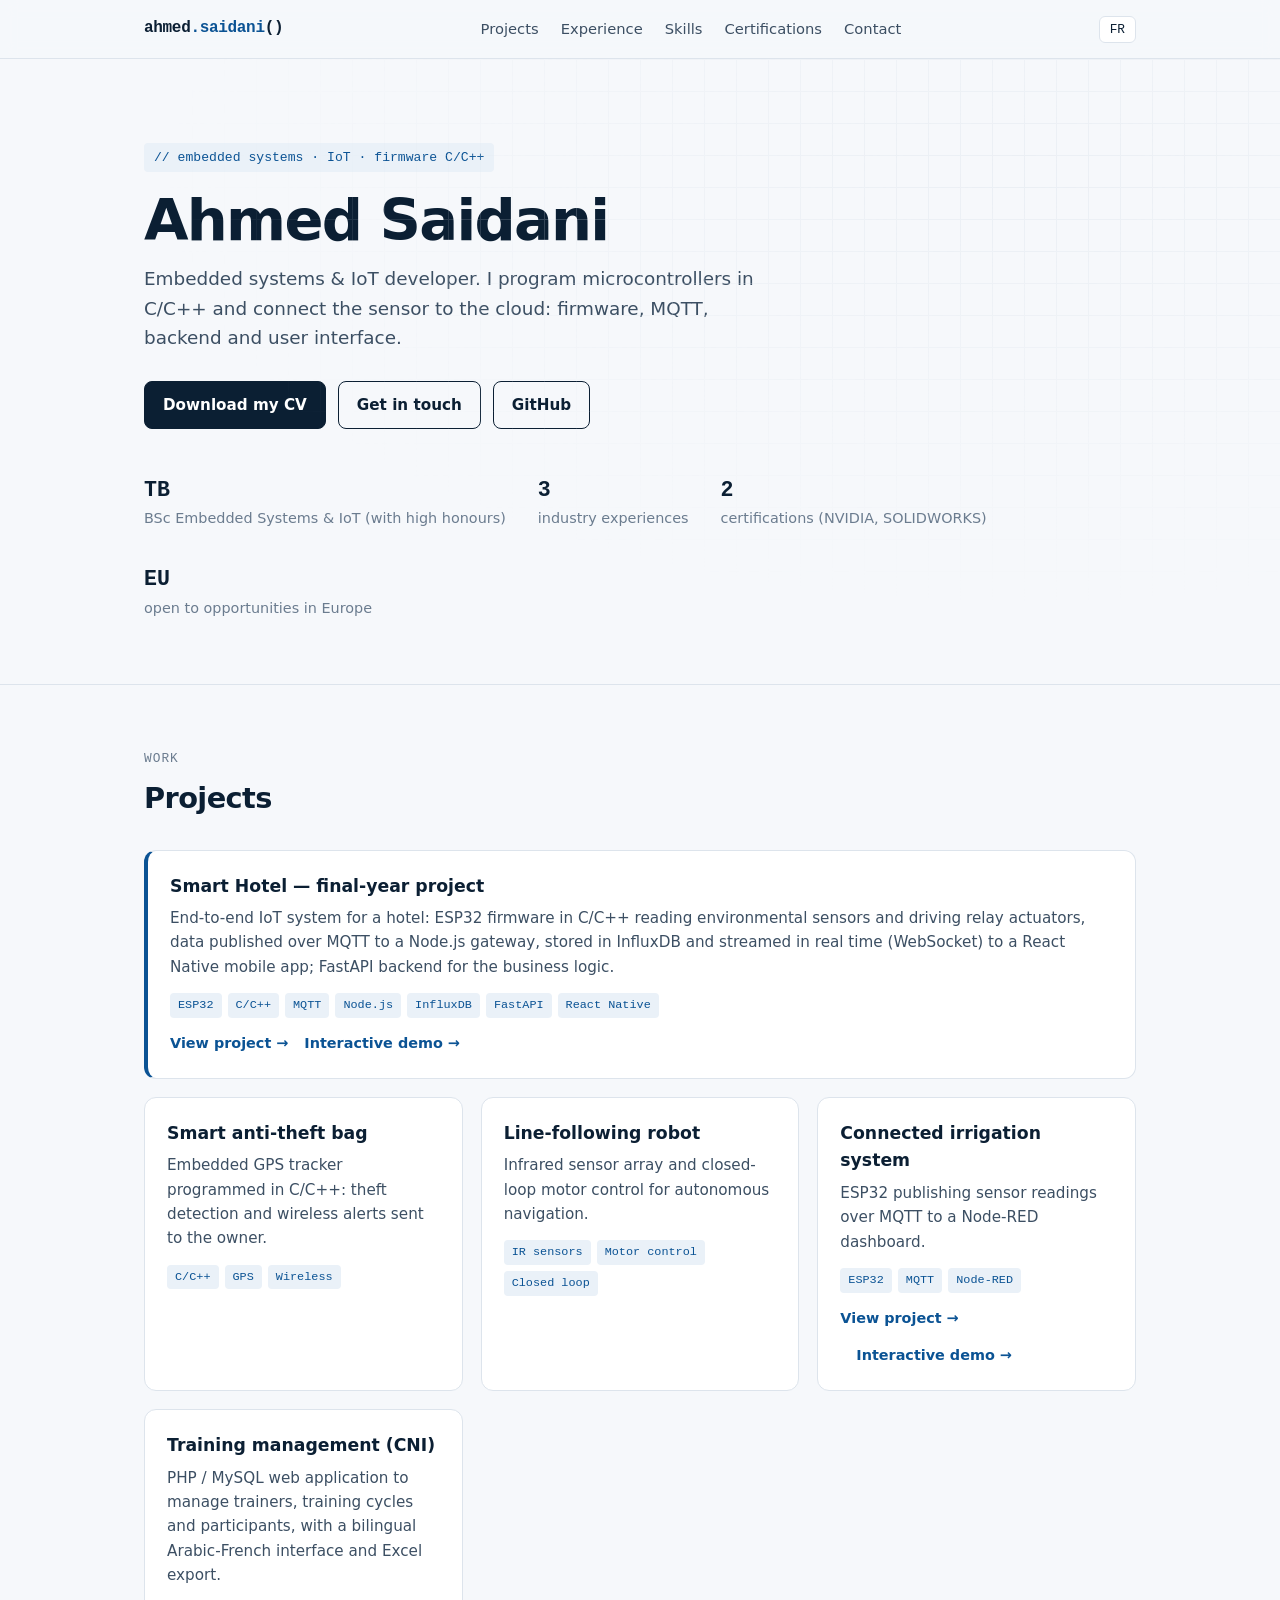
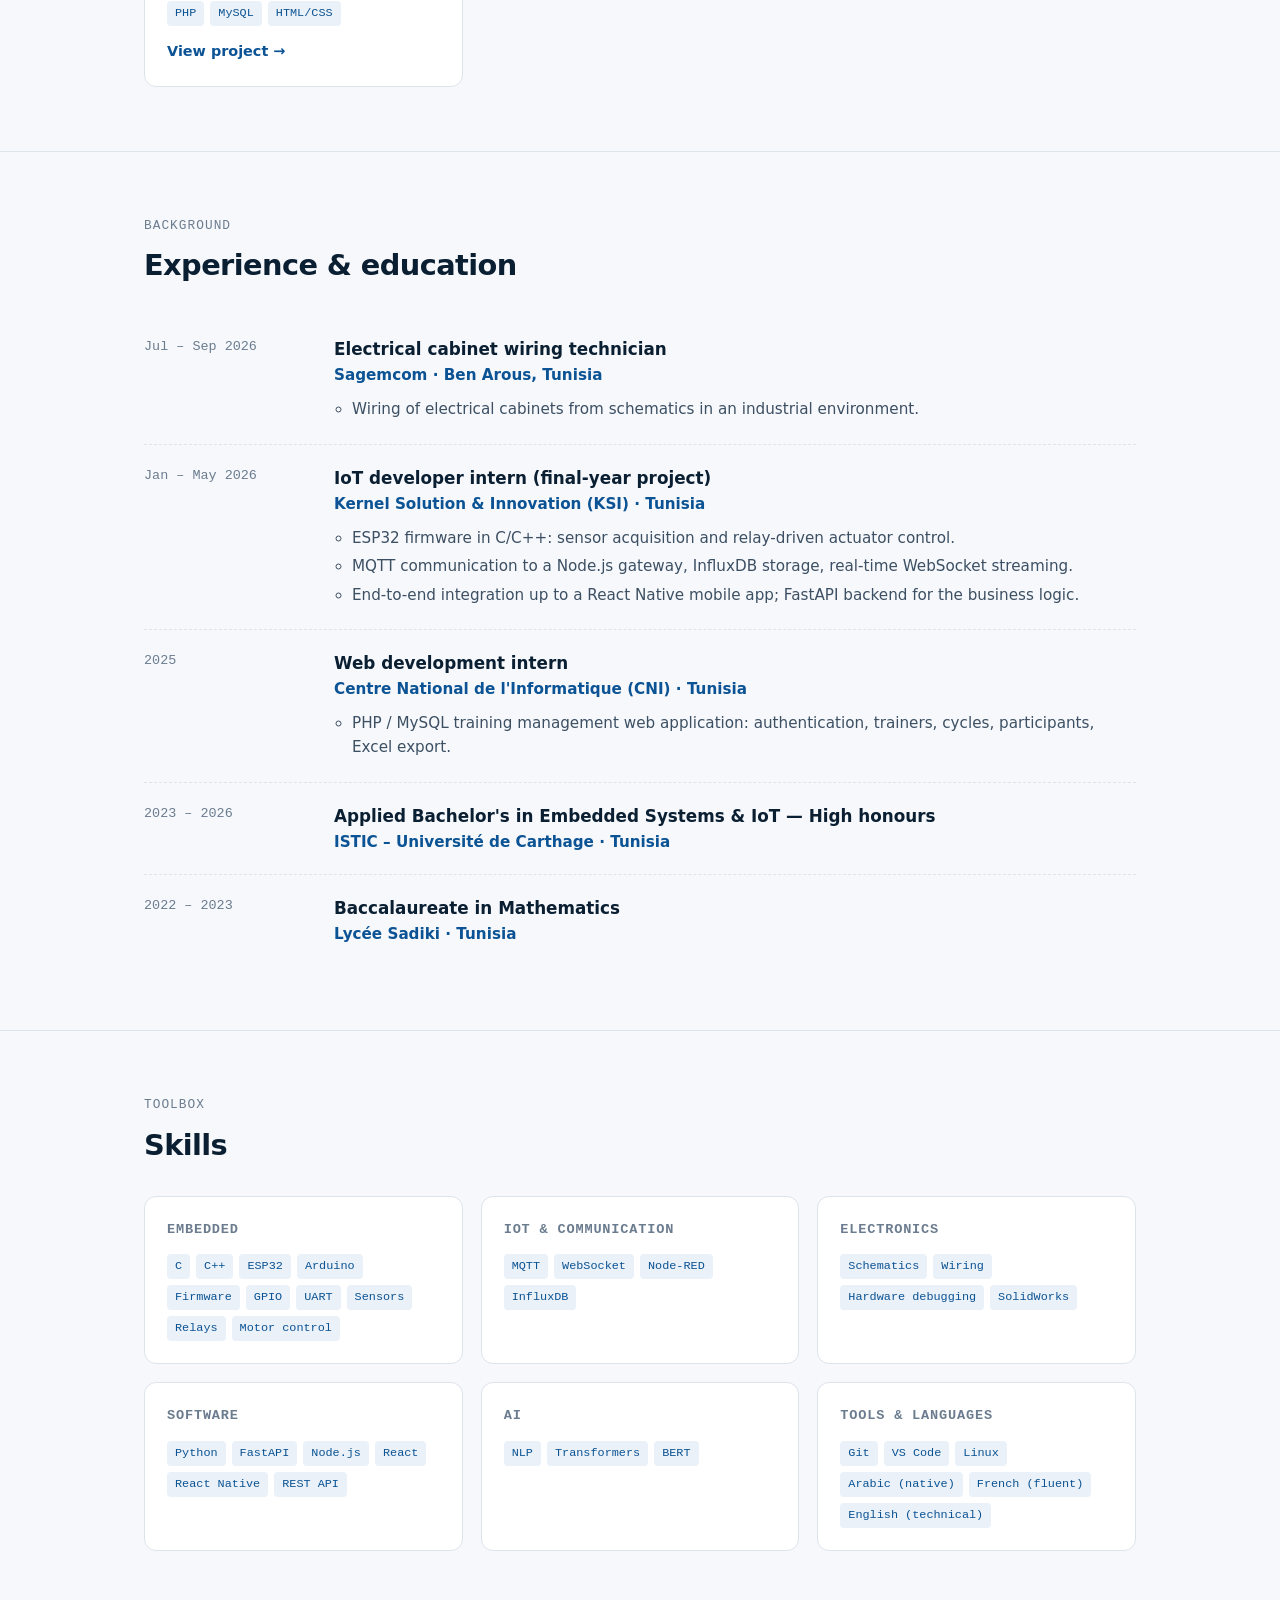
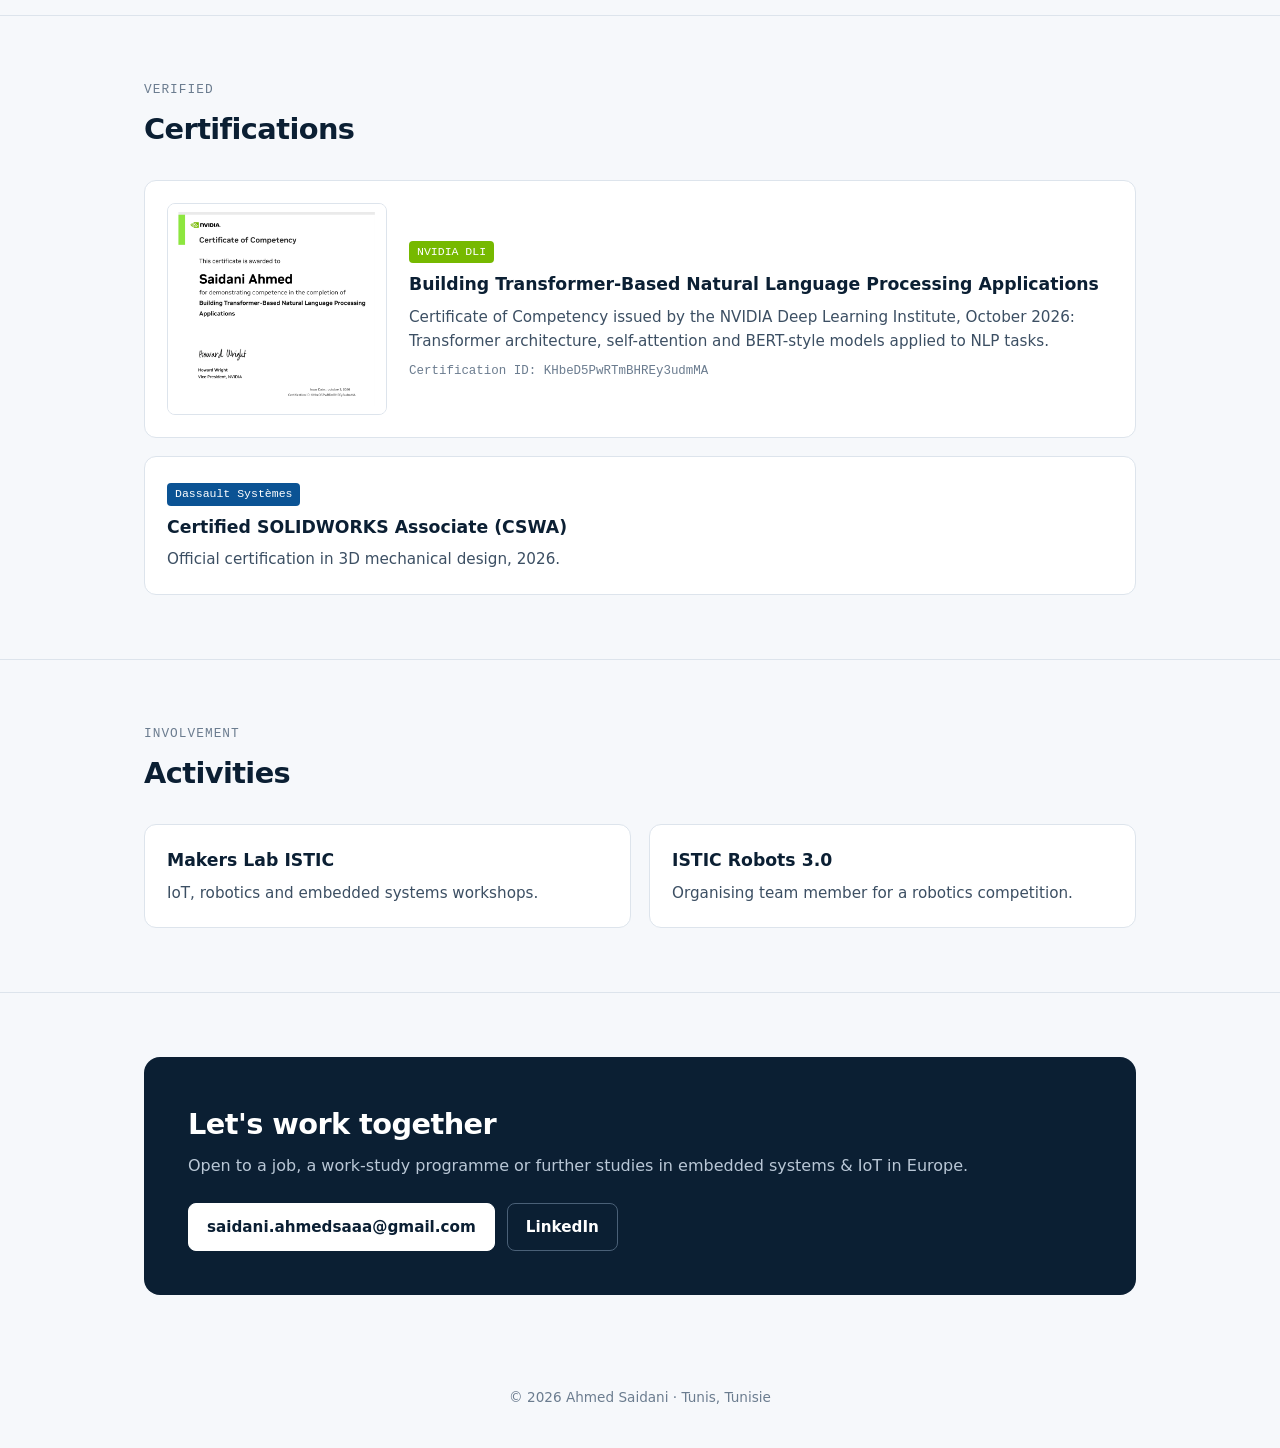
<file: index.html>
<!DOCTYPE html>
<html lang="fr" data-lang="fr" data-title-fr="Ahmed Saidani — Développeur Systèmes Embarqués &amp; IoT" data-title-en="Ahmed Saidani — Embedded Systems &amp; IoT Developer">
<head>
<meta charset="utf-8">
<meta name="viewport" content="width=device-width, initial-scale=1">
<title>Ahmed Saidani — Développeur Systèmes Embarqués & IoT</title>
<meta name="description" content="Portfolio d'Ahmed Saidani, développeur systèmes embarqués et IoT : firmware C/C++ pour microcontrôleurs (ESP32, Arduino), MQTT, intégration capteurs-backend. Certifié NVIDIA DLI (NLP / Transformers).">
<meta name="keywords" content="systèmes embarqués, embedded systems, IoT, firmware, C, C++, ESP32, Arduino, MQTT, Node-RED, FastAPI, NVIDIA DLI, Transformers, NLP">
<meta name="author" content="Ahmed Saidani">
<meta property="og:type" content="profile">
<meta property="og:title" content="Ahmed Saidani — Systèmes Embarqués & IoT">
<meta property="og:description" content="Firmware C/C++ pour microcontrôleurs, IoT de bout en bout, certifié NVIDIA DLI.">
<meta name="theme-color" content="#0b1f33">
<script type="application/ld+json">
{
  "@context": "https://schema.org",
  "@type": "Person",
  "name": "Ahmed Saidani",
  "jobTitle": "Développeur Systèmes Embarqués & IoT",
  "email": "mailto:saidani.ahmedsaaa@gmail.com",
  "address": {"@type": "PostalAddress", "addressLocality": "Tunis", "addressCountry": "TN"},
  "alumniOf": [{"@type": "CollegeOrUniversity", "name": "ISTIC – Université de Carthage"}],
  "sameAs": ["https://github.com/Saidani-Ahmed", "https://www.linkedin.com/in/saidani-ahmed-47326326b"],
  "knowsAbout": ["Embedded systems", "IoT", "Firmware", "C", "C++", "ESP32", "Arduino", "MQTT", "Natural Language Processing"],
  "hasCredential": [
    {"@type": "EducationalOccupationalCredential", "name": "NVIDIA DLI — Building Transformer-Based Natural Language Processing Applications", "dateCreated": "2026-10-03"},
    {"@type": "EducationalOccupationalCredential", "name": "Certified SOLIDWORKS Associate (CSWA)", "dateCreated": "2026"}
  ]
}
</script>
<link rel="stylesheet" href="assets/site.css">
</head>
<body>

<header class="nav">
  <div class="wrap">
    <a class="brand" href="#top">ahmed<span>.saidani</span>()</a>
    <nav aria-label="Navigation">
      <ul>
        <li><a href="#projets"><span lang="fr">Projets</span><span lang="en">Projects</span></a></li>
        <li><a href="#experience"><span lang="fr">Expérience</span><span lang="en">Experience</span></a></li>
        <li><a href="#competences"><span lang="fr">Compétences</span><span lang="en">Skills</span></a></li>
        <li><a href="#certifications">Certifications</a></li>
        <li><a href="#contact">Contact</a></li>
      </ul>
    </nav>
    <button class="lang" id="langBtn" type="button" aria-label="Changer de langue / Switch language">EN</button>
  </div>
</header>

<main id="top">
  <div class="hero">
    <div class="wrap">
      <span class="tag">// embedded systems · IoT · firmware C/C++</span>
      <h1>Ahmed Saidani</h1>
      <p class="lead" lang="fr">Développeur systèmes embarqués &amp; IoT. Je programme des microcontrôleurs en C/C++ et je relie le capteur au cloud : firmware, MQTT, backend et interface.</p>
      <p class="lead" lang="en">Embedded systems &amp; IoT developer. I program microcontrollers in C/C++ and connect the sensor to the cloud: firmware, MQTT, backend and user interface.</p>
      <div class="cta">
        <a class="btn primary" href="assets/CV_Ahmed_Saidani.pdf" download><span lang="fr">Télécharger mon CV</span><span lang="en">Download my CV</span></a>
        <a class="btn ghost" href="#contact"><span lang="fr">Me contacter</span><span lang="en">Get in touch</span></a>
        <a class="btn ghost" href="https://github.com/Saidani-Ahmed" target="_blank" rel="noopener">GitHub</a>
      </div>
      <div class="stats">
        <div><b>TB</b><span lang="fr">Licence Systèmes Embarqués &amp; IoT</span><span lang="en">BSc Embedded Systems &amp; IoT (with high honours)</span></div>
        <div><b>3</b><span lang="fr">expériences en entreprise</span><span lang="en">industry experiences</span></div>
        <div><b>2</b><span lang="fr">certifications (NVIDIA, SOLIDWORKS)</span><span lang="en">certifications (NVIDIA, SOLIDWORKS)</span></div>
        <div><b>EU</b><span lang="fr">ouvert à une opportunité en Europe</span><span lang="en">open to opportunities in Europe</span></div>
      </div>
    </div>
  </div>

  <section id="projets">
    <div class="wrap">
      <div class="kicker"><span lang="fr">Réalisations</span><span lang="en">Work</span></div>
      <h2><span lang="fr">Projets</span><span lang="en">Projects</span></h2>
      <div class="grid g2">
        <article class="card featured">
          <h3>Smart Hotel <span lang="fr">— projet de fin d'études</span><span lang="en">— final-year project</span></h3>
          <p lang="fr">Système IoT complet pour un hôtel : firmware ESP32 en C/C++ qui lit des capteurs environnementaux et pilote des actionneurs par relais, données envoyées en MQTT à une passerelle Node.js, stockées dans InfluxDB et diffusées en temps réel (WebSocket) vers une application mobile React Native ; backend FastAPI pour la logique métier.</p>
          <p lang="en">End-to-end IoT system for a hotel: ESP32 firmware in C/C++ reading environmental sensors and driving relay actuators, data published over MQTT to a Node.js gateway, stored in InfluxDB and streamed in real time (WebSocket) to a React Native mobile app; FastAPI backend for the business logic.</p>
          <div class="chips"><span class="chip">ESP32</span><span class="chip">C/C++</span><span class="chip">MQTT</span><span class="chip">Node.js</span><span class="chip">InfluxDB</span><span class="chip">FastAPI</span><span class="chip">React Native</span></div>
          <a class="more" href="projets/smart-hotel.html"><span lang="fr">Voir le projet →</span><span lang="en">View project →</span></a><a class="more" href="demo/smart-hotel.html"><span lang="fr">Démo interactive →</span><span lang="en">Interactive demo →</span></a>
        </article>
        <article class="card">
          <h3><span lang="fr">Sac anti-vol intelligent</span><span lang="en">Smart anti-theft bag</span></h3>
          <p lang="fr">Traceur GPS embarqué programmé en C/C++ : détection de vol et alertes sans fil envoyées au propriétaire.</p>
          <p lang="en">Embedded GPS tracker programmed in C/C++: theft detection and wireless alerts sent to the owner.</p>
          <div class="chips"><span class="chip">C/C++</span><span class="chip">GPS</span><span class="chip">Wireless</span></div>
        </article>
        <article class="card">
          <h3><span lang="fr">Robot suiveur de ligne</span><span lang="en">Line-following robot</span></h3>
          <p lang="fr">Barre de capteurs infrarouges et régulation moteur en boucle fermée pour une navigation autonome.</p>
          <p lang="en">Infrared sensor array and closed-loop motor control for autonomous navigation.</p>
          <div class="chips"><span class="chip">IR sensors</span><span class="chip">Motor control</span><span class="chip">Closed loop</span></div>
        </article>
        <article class="card">
          <h3><span lang="fr">Système d'irrigation connecté</span><span lang="en">Connected irrigation system</span></h3>
          <p lang="fr">ESP32 qui publie les mesures des capteurs en MQTT vers un tableau de bord Node-RED.</p>
          <p lang="en">ESP32 publishing sensor readings over MQTT to a Node-RED dashboard.</p>
          <div class="chips"><span class="chip">ESP32</span><span class="chip">MQTT</span><span class="chip">Node-RED</span></div>
          <a class="more" href="projets/irrigation.html"><span lang="fr">Voir le projet →</span><span lang="en">View project →</span></a><a class="more" href="demo/irrigation.html"><span lang="fr">Démo interactive →</span><span lang="en">Interactive demo →</span></a>
        </article>
        <article class="card">
          <h3><span lang="fr">Gestion des formations (CNI)</span><span lang="en">Training management (CNI)</span></h3>
          <p lang="fr">Application web PHP / MySQL pour gérer formateurs, cycles et participants, avec interface bilingue arabe-français et export Excel.</p>
          <p lang="en">PHP / MySQL web application to manage trainers, training cycles and participants, with a bilingual Arabic-French interface and Excel export.</p>
          <div class="chips"><span class="chip">PHP</span><span class="chip">MySQL</span><span class="chip">HTML/CSS</span></div>
          <a class="more" href="projets/gestion-formations.html"><span lang="fr">Voir le projet →</span><span lang="en">View project →</span></a>
        </article>
      </div>
    </div>
  </section>

  <section id="experience">
    <div class="wrap">
      <div class="kicker"><span lang="fr">Parcours</span><span lang="en">Background</span></div>
      <h2><span lang="fr">Expérience &amp; formation</span><span lang="en">Experience &amp; education</span></h2>
      <ul class="tl">
        <li>
          <div class="when"><span lang="fr">Juil. – Sept. 2026</span><span lang="en">Jul – Sep 2026</span></div>
          <div>
            <h3><span lang="fr">Technicien câblage d'armoires électriques</span><span lang="en">Electrical cabinet wiring technician</span></h3>
            <div class="org">Sagemcom · Ben Arous, <span lang="fr">Tunisie</span><span lang="en">Tunisia</span></div>
            <ul>
              <li lang="fr">Câblage d'armoires électriques à partir de schémas en environnement industriel.</li>
              <li lang="en">Wiring of electrical cabinets from schematics in an industrial environment.</li>
            </ul>
          </div>
        </li>
        <li>
          <div class="when"><span lang="fr">Janv. – Mai 2026</span><span lang="en">Jan – May 2026</span></div>
          <div>
            <h3><span lang="fr">Stagiaire développeur IoT (PFE)</span><span lang="en">IoT developer intern (final-year project)</span></h3>
            <div class="org">Kernel Solution &amp; Innovation (KSI) · <span lang="fr">Tunisie</span><span lang="en">Tunisia</span></div>
            <ul lang="fr">
              <li>Firmware ESP32 en C/C++ : acquisition de capteurs et commande d'actionneurs par relais.</li>
              <li>Communication MQTT vers une passerelle Node.js, stockage InfluxDB, temps réel WebSocket.</li>
              <li>Intégration de bout en bout jusqu'au backend FastAPI et aux interfaces React / React Native.</li>
            </ul>
            <ul lang="en">
              <li>ESP32 firmware in C/C++: sensor acquisition and relay-driven actuator control.</li>
              <li>MQTT communication to a Node.js gateway, InfluxDB storage, real-time WebSocket streaming.</li>
              <li>End-to-end integration up to a React Native mobile app; FastAPI backend for the business logic.</li>
            </ul>
          </div>
        </li>
        <li>
          <div class="when">2025</div>
          <div>
            <h3><span lang="fr">Stagiaire développement web</span><span lang="en">Web development intern</span></h3>
            <div class="org">Centre National de l'Informatique (CNI) · <span lang="fr">Tunisie</span><span lang="en">Tunisia</span></div>
            <ul>
              <li lang="fr">Application web PHP / MySQL de gestion des formations : authentification, formateurs, cycles, participants, export Excel.</li>
              <li lang="en">PHP / MySQL training management web application: authentication, trainers, cycles, participants, Excel export.</li>
            </ul>
          </div>
        </li>
        <li>
          <div class="when">2023 – 2026</div>
          <div>
            <h3><span lang="fr">Licence Appliquée en Systèmes Embarqués &amp; IoT — Mention Très Bien</span><span lang="en">Applied Bachelor's in Embedded Systems &amp; IoT — High honours</span></h3>
            <div class="org">ISTIC – Université de Carthage · <span lang="fr">Tunisie</span><span lang="en">Tunisia</span></div>
          </div>
        </li>
        <li>
          <div class="when">2022 – 2023</div>
          <div>
            <h3><span lang="fr">Baccalauréat Mathématiques</span><span lang="en">Baccalaureate in Mathematics</span></h3>
            <div class="org">Lycée Sadiki · <span lang="fr">Tunisie</span><span lang="en">Tunisia</span></div>
          </div>
        </li>
      </ul>
    </div>
  </section>

  <section id="competences">
    <div class="wrap">
      <div class="kicker"><span lang="fr">Boîte à outils</span><span lang="en">Toolbox</span></div>
      <h2><span lang="fr">Compétences</span><span lang="en">Skills</span></h2>
      <div class="grid g3">
        <div class="card skill"><h3><span lang="fr">Embarqué</span><span lang="en">Embedded</span></h3>
          <div class="chips"><span class="chip">C</span><span class="chip">C++</span><span class="chip">ESP32</span><span class="chip">Arduino</span><span class="chip">Firmware</span><span class="chip">GPIO</span><span class="chip">UART</span><span class="chip">Sensors</span><span class="chip">Relays</span><span class="chip">Motor control</span></div></div>
        <div class="card skill"><h3>IoT &amp; communication</h3>
          <div class="chips"><span class="chip">MQTT</span><span class="chip">WebSocket</span><span class="chip">Node-RED</span><span class="chip">InfluxDB</span></div></div>
        <div class="card skill"><h3><span lang="fr">Électronique</span><span lang="en">Electronics</span></h3>
          <div class="chips"><span class="chip">Schematics</span><span class="chip">Wiring</span><span class="chip">Hardware debugging</span><span class="chip">SolidWorks</span></div></div>
        <div class="card skill"><h3><span lang="fr">Logiciel</span><span lang="en">Software</span></h3>
          <div class="chips"><span class="chip">Python</span><span class="chip">FastAPI</span><span class="chip">Node.js</span><span class="chip">React</span><span class="chip">React Native</span><span class="chip">REST API</span></div></div>
        <div class="card skill"><h3><span lang="fr">IA</span><span lang="en">AI</span></h3>
          <div class="chips"><span class="chip">NLP</span><span class="chip">Transformers</span><span class="chip">BERT</span></div></div>
        <div class="card skill"><h3><span lang="fr">Outils &amp; langues</span><span lang="en">Tools &amp; languages</span></h3>
          <div class="chips"><span class="chip">Git</span><span class="chip">VS Code</span><span class="chip">Linux</span><span class="chip" lang="fr">Arabe natif</span><span class="chip" lang="en">Arabic (native)</span><span class="chip" lang="fr">Français courant</span><span class="chip" lang="en">French (fluent)</span><span class="chip" lang="fr">Anglais technique</span><span class="chip" lang="en">English (technical)</span></div></div>
      </div>
    </div>
  </section>

  <section id="certifications">
    <div class="wrap">
      <div class="kicker"><span lang="fr">Validé</span><span lang="en">Verified</span></div>
      <h2>Certifications</h2>
      <div class="grid">
        <div class="card cert">
          <a href="assets/certificat-nvidia-nlp.png" target="_blank" rel="noopener"><img src="assets/certificat-nvidia-nlp.png" alt="Certificat NVIDIA DLI — Building Transformer-Based NLP Applications" loading="lazy"></a>
          <div>
            <span class="badge">NVIDIA DLI</span>
            <h3>Building Transformer-Based Natural Language Processing Applications</h3>
            <p lang="fr">Certificate of Competency délivré par le NVIDIA Deep Learning Institute, octobre 2026 : architecture Transformer, auto-attention et modèles de type BERT appliqués à des tâches de NLP.</p>
            <p lang="en">Certificate of Competency issued by the NVIDIA Deep Learning Institute, October 2026: Transformer architecture, self-attention and BERT-style models applied to NLP tasks.</p>
            <div class="id">Certification ID: KHbeD5PwRTmBHREy3udmMA</div>
          </div>
        </div>
        <div class="card">
          <span class="badge" style="background:var(--accent)">Dassault Systèmes</span>
          <h3>Certified SOLIDWORKS Associate (CSWA)</h3>
          <p lang="fr">Certification officielle en conception mécanique 3D, 2026.</p>
          <p lang="en">Official certification in 3D mechanical design, 2026.</p>
        </div>
      </div>
    </div>
  </section>

  <section id="activites">
    <div class="wrap">
      <div class="kicker"><span lang="fr">Engagement</span><span lang="en">Involvement</span></div>
      <h2><span lang="fr">Activités</span><span lang="en">Activities</span></h2>
      <div class="grid g2">
        <div class="card"><h3>Makers Lab ISTIC</h3>
          <p lang="fr">Ateliers IoT, robotique et systèmes embarqués.</p>
          <p lang="en">IoT, robotics and embedded systems workshops.</p></div>
        <div class="card"><h3>ISTIC Robots 3.0</h3>
          <p lang="fr">Membre de l'équipe d'organisation d'une compétition de robotique.</p>
          <p lang="en">Organising team member for a robotics competition.</p></div>
      </div>
    </div>
  </section>

  <section id="contact">
    <div class="wrap">
      <div class="contact">
        <div>
          <h2><span lang="fr">Travaillons ensemble</span><span lang="en">Let's work together</span></h2>
          <p lang="fr">Ouvert à un poste, une alternance ou une poursuite d'études en systèmes embarqués &amp; IoT en Europe.</p>
          <p lang="en">Open to a job, a work-study programme or further studies in embedded systems &amp; IoT in Europe.</p>
        </div>
        <div class="cta">
          <a class="btn primary" href="mailto:saidani.ahmedsaaa@gmail.com">saidani.ahmedsaaa@gmail.com</a>
          <a class="btn ghost" href="https://www.linkedin.com/in/saidani-ahmed-47326326b" target="_blank" rel="noopener">LinkedIn</a>
        </div>
      </div>
    </div>
  </section>
</main>

<footer>© <span id="year">2026</span> Ahmed Saidani · Tunis, Tunisie</footer>

<script>
  (function(){
    var root = document.documentElement, btn = document.getElementById('langBtn');
    function setLang(l){
      root.setAttribute('data-lang', l); root.setAttribute('lang', l);
      btn.textContent = l === 'fr' ? 'EN' : 'FR';
      document.title = l === 'fr' ? 'Ahmed Saidani — Développeur Systèmes Embarqués & IoT' : 'Ahmed Saidani — Embedded Systems & IoT Developer';
      try { localStorage.setItem('lang', l); } catch(e){}
    }
    var saved = null;
    try { saved = localStorage.getItem('lang'); } catch(e){}
    var initial = saved || ((navigator.language || 'fr').slice(0,2) === 'fr' ? 'fr' : 'en');
    setLang(initial);
    btn.addEventListener('click', function(){ setLang(root.getAttribute('data-lang') === 'fr' ? 'en' : 'fr'); });
    document.getElementById('year').textContent = new Date().getFullYear();
  })();
</script>
</body>
</html>
<script src="assets/site.js"></script>
</file>
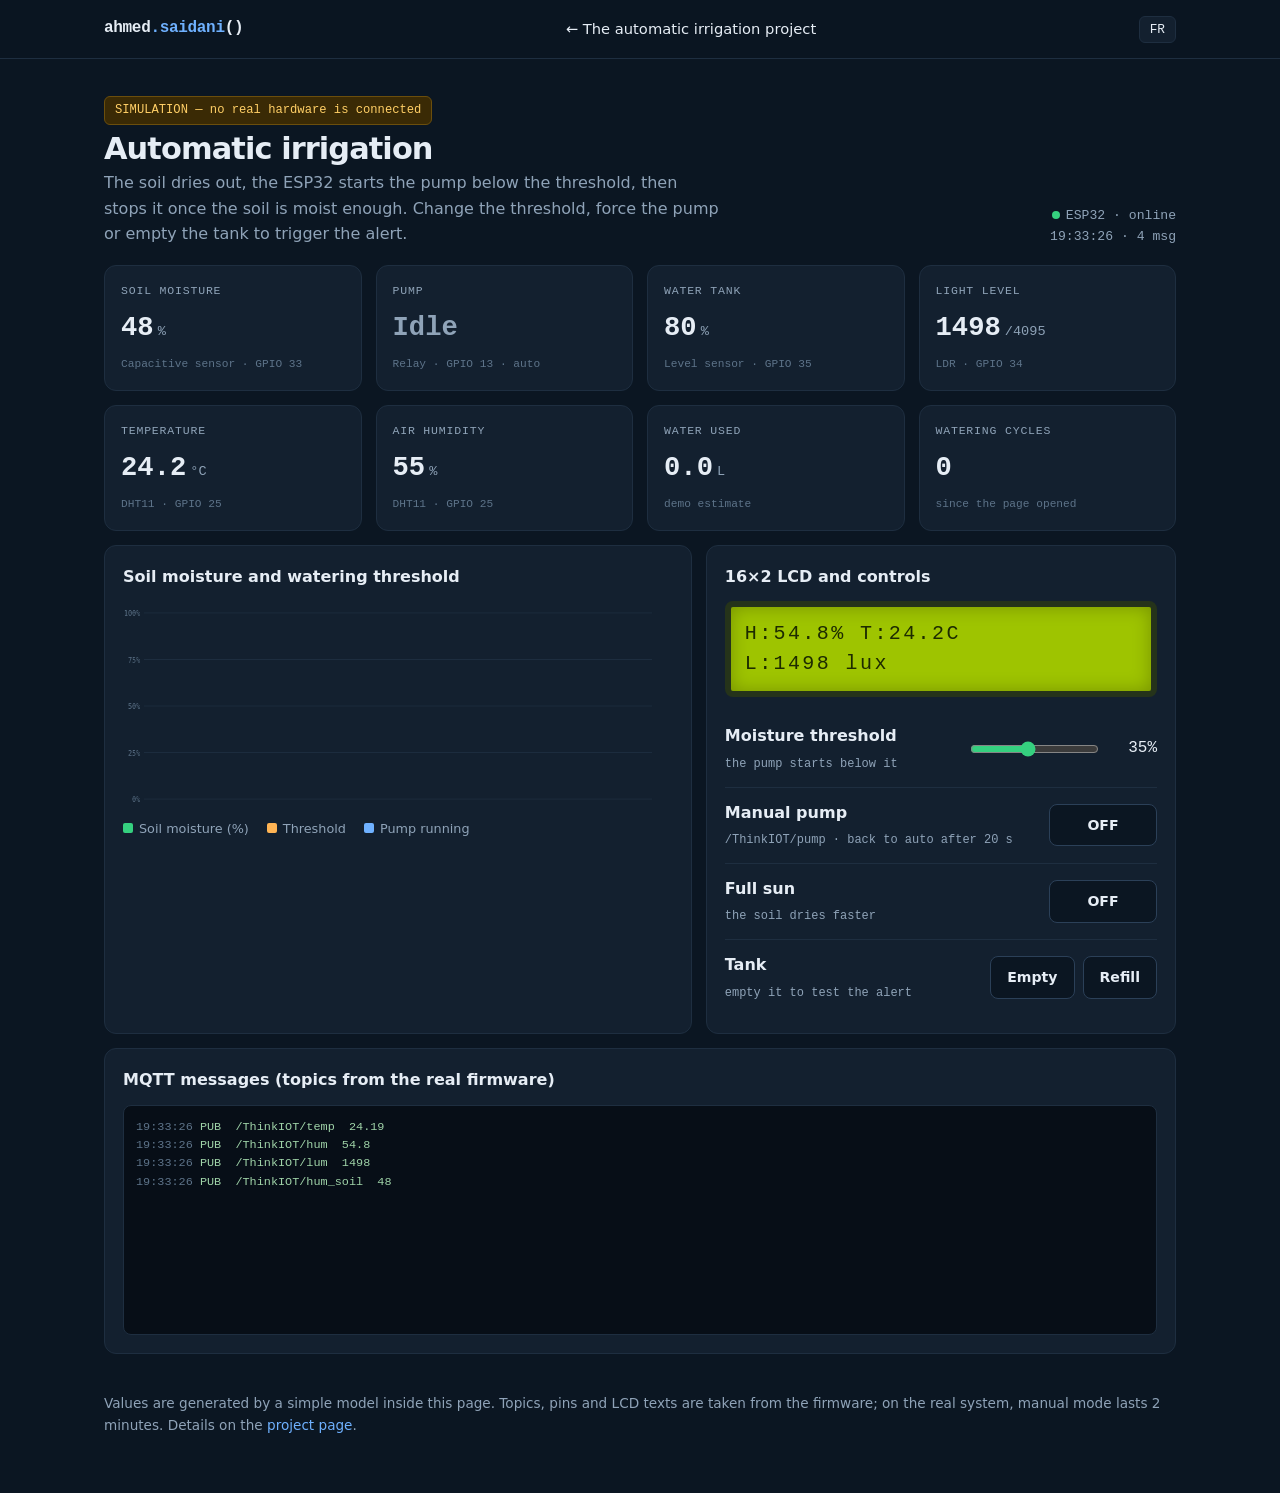
<file: demo/irrigation.html>
<!DOCTYPE html>
<html lang="fr" data-lang="fr" data-title-fr="Démo Arrosage automatique | Ahmed Saidani" data-title-en="Automatic irrigation demo | Ahmed Saidani">
<head>
<meta charset="utf-8">
<meta name="viewport" content="width=device-width, initial-scale=1">
<title>Démo Arrosage automatique | Ahmed Saidani</title>
<meta name="description" content="Démo interactive du système d'arrosage automatique : humidité du sol, pompe, écran LCD, réservoir et messages MQTT simulés dans le navigateur.">
<meta name="theme-color" content="#0b1f33">
<link rel="stylesheet" href="../assets/site.css">
<link rel="stylesheet" href="../assets/demo.css">
</head>
<body>

<header class="nav">
  <div class="wrap">
    <a class="brand" href="../index.html">ahmed<span>.saidani</span>()</a>
    <nav aria-label="Navigation">
      <ul>
        <li><a href="../projets/irrigation.html"><span lang="fr">← Le projet Arrosage automatique</span><span lang="en">← The automatic irrigation project</span></a></li>
      </ul>
    </nav>
    <button class="lang" id="langBtn" type="button" aria-label="Changer de langue / Switch language">EN</button>
  </div>
</header>

<main class="wrap">
  <div class="top">
    <div>
      <span class="sim"><span lang="fr">SIMULATION — aucun matériel réel n'est connecté</span><span lang="en">SIMULATION — no real hardware is connected</span></span>
      <h1><span lang="fr">Arrosage automatique</span><span lang="en">Automatic irrigation</span></h1>
      <p lang="fr">Le sol sèche, l'ESP32 démarre la pompe sous le seuil, puis l'arrête quand le sol est assez humide. Changez le seuil, forcez la pompe ou videz le réservoir pour déclencher l'alerte.</p>
      <p lang="en">The soil dries out, the ESP32 starts the pump below the threshold, then stops it once the soil is moist enough. Change the threshold, force the pump or empty the tank to trigger the alert.</p>
    </div>
    <div class="status"><span class="dot"></span>ESP32 · <span lang="fr">en ligne</span><span lang="en">online</span><br><span id="clock">--:--:--</span> · <span id="count">0</span> msg</div>
  </div>

  <div class="alert" id="alert" role="status"><span lang="fr">🔔 Alerte : le niveau d'eau est trop bas ! (message CallMeBot + e-mail simulés)</span><span lang="en">🔔 Alert: the water level is too low! (simulated CallMeBot message + e-mail)</span></div>

  <div class="board">
    <div class="tile"><div class="k"><span lang="fr">Humidité du sol</span><span lang="en">Soil moisture</span></div><div class="v"><span id="v-soil">--</span><small>%</small></div><div class="pin"><span lang="fr">Capteur capacitif</span><span lang="en">Capacitive sensor</span> · GPIO 33</div></div>
    <div class="tile"><div class="k"><span lang="fr">Pompe</span><span lang="en">Pump</span></div><div class="v" id="v-pump">--</div><div class="pin"><span lang="fr">Relais</span><span lang="en">Relay</span> · GPIO 13 · <span id="v-mode">auto</span></div></div>
    <div class="tile"><div class="k"><span lang="fr">Réservoir</span><span lang="en">Water tank</span></div><div class="v"><span id="v-tank">--</span><small>%</small></div><div class="pin"><span lang="fr">Capteur de niveau</span><span lang="en">Level sensor</span> · GPIO 35</div></div>
    <div class="tile"><div class="k"><span lang="fr">Luminosité</span><span lang="en">Light level</span></div><div class="v"><span id="v-lum">--</span><small>/4095</small></div><div class="pin">LDR · GPIO 34</div></div>
    <div class="tile"><div class="k"><span lang="fr">Température</span><span lang="en">Temperature</span></div><div class="v"><span id="v-temp">--</span><small>°C</small></div><div class="pin">DHT11 · GPIO 25</div></div>
    <div class="tile"><div class="k"><span lang="fr">Humidité de l'air</span><span lang="en">Air humidity</span></div><div class="v"><span id="v-hum">--</span><small>%</small></div><div class="pin">DHT11 · GPIO 25</div></div>
    <div class="tile"><div class="k"><span lang="fr">Eau utilisée</span><span lang="en">Water used</span></div><div class="v"><span id="v-used">0.0</span><small>L</small></div><div class="pin"><span lang="fr">estimation de la démo</span><span lang="en">demo estimate</span></div></div>
    <div class="tile"><div class="k"><span lang="fr">Arrosages</span><span lang="en">Watering cycles</span></div><div class="v" id="v-cycles">0</div><div class="pin"><span lang="fr">depuis l'ouverture de la page</span><span lang="en">since the page opened</span></div></div>
  </div>

  <div class="row">
    <div class="panel">
      <h2><span lang="fr">Humidité du sol et seuil d'arrosage</span><span lang="en">Soil moisture and watering threshold</span></h2>
      <canvas id="chart" width="900" height="300" role="img" aria-label="Soil moisture history"></canvas>
      <div class="legend"><span><i style="background:#35d07f"></i><span lang="fr">Humidité du sol (%)</span><span lang="en">Soil moisture (%)</span></span><span><i style="background:#ffb454"></i><span lang="fr">Seuil</span><span lang="en">Threshold</span></span><span><i style="background:#6fb1ff"></i><span lang="fr">Pompe en marche</span><span lang="en">Pump running</span></span></div>
    </div>
    <div class="panel">
      <h2><span lang="fr">Écran LCD 16×2 et commandes</span><span lang="en">16×2 LCD and controls</span></h2>
      <div class="lcd" id="lcd" aria-label="LCD">
                </div>
      <div class="ctl"><div><b><span lang="fr">Seuil d'humidité</span><span lang="en">Moisture threshold</span></b><span class="s"><span lang="fr">la pompe démarre en dessous</span><span lang="en">the pump starts below it</span></span></div>
        <div class="rng"><input type="range" id="thr" min="15" max="60" value="35" aria-label="Seuil / Threshold"><output id="thr-o">35%</output></div></div>
      <div class="ctl"><div><b><span lang="fr">Pompe manuelle</span><span lang="en">Manual pump</span></b><span class="s">/ThinkIOT/pump · <span lang="fr">retour en auto après 20 s</span><span lang="en">back to auto after 20 s</span></span></div><button class="sw" id="b-pump" aria-pressed="false" type="button">OFF</button></div>
      <div class="ctl"><div><b><span lang="fr">Plein soleil</span><span lang="en">Full sun</span></b><span class="s"><span lang="fr">le sol sèche plus vite</span><span lang="en">the soil dries faster</span></span></div><button class="sw" id="b-sun" aria-pressed="false" type="button">OFF</button></div>
      <div class="ctl"><div><b><span lang="fr">Réservoir</span><span lang="en">Tank</span></b><span class="s"><span lang="fr">vider pour tester l'alerte</span><span lang="en">empty it to test the alert</span></span></div>
        <div style="display:flex;gap:8px"><button class="sw" id="b-empty" type="button" style="min-width:0"><span lang="fr">Vider</span><span lang="en">Empty</span></button><button class="sw" id="b-fill" type="button" style="min-width:0"><span lang="fr">Remplir</span><span lang="en">Refill</span></button></div></div>
    </div>
  </div>

  <div class="panel" style="margin-top:14px">
    <h2><span lang="fr">Messages MQTT (topics du firmware réel)</span><span lang="en">MQTT messages (topics from the real firmware)</span></h2>
    <div class="log" id="log" aria-live="off"></div>
  </div>

  <p class="foot" lang="fr">Les valeurs sont générées par un modèle simple dans cette page. Les topics, les broches et les textes de l'écran LCD reprennent ceux du firmware ; sur le vrai système, le mode manuel dure 2 minutes. Détails sur la <a href="../projets/irrigation.html">page du projet</a>.</p>
  <p class="foot" lang="en">Values are generated by a simple model inside this page. Topics, pins and LCD texts are taken from the firmware; on the real system, manual mode lasts 2 minutes. Details on the <a href="../projets/irrigation.html">project page</a>.</p>
</main>

<script src="../assets/site.js"></script>
<script>
(function(){
  var $ = function(id){ return document.getElementById(id); };
  var st = { soil: 48, temp: 24.2, hum: 55, lum: 1500, tank: 80, pump: false, manual: false, manualUntil: 0, sun: false, thr: 35, used: 0, cycles: 0, n: 0, alerted: false };
  var hist = [];
  var rnd = function(a){ return (Math.random() - .5) * a; };
  var fr = function(){ return document.documentElement.getAttribute('data-lang') === 'fr'; };
  var pad16 = function(s){ return (s + '                ').slice(0, 16); };

  function log(html){
    var el = $('log'), t = '<span class="t">' + new Date().toTimeString().slice(0,8) + '</span> ';
    el.insertAdjacentHTML('beforeend', t + html + '\n');
    while (el.childNodes.length > 90) el.removeChild(el.firstChild);
    el.scrollTop = el.scrollHeight;
  }
  var pub = function(topic, v){ log('PUB  /ThinkIOT/' + topic + '  ' + v); };
  var cmd = function(v){ log('<span class="cmd">SUB  /ThinkIOT/pump  ' + v + '</span>'); };

  function step(){
    var now = Date.now(), was = st.pump;
    if (st.manual && now > st.manualUntil){ st.manual = false; setBtn('b-pump', false); }
    // décision : manuel prioritaire, sinon seuil avec hystérésis
    if (st.manual) st.pump = true;
    else if (st.soil < st.thr) st.pump = true;
    else if (st.soil > st.thr + 18) st.pump = false;
    if (st.tank <= 0) st.pump = false;            // pas d'eau : la pompe ne tourne pas dans la démo
    if (st.pump && !was) st.cycles++;

    st.soil += st.pump ? 3.2 : -(st.sun ? 1.3 : 0.55);
    st.soil = Math.max(3, Math.min(95, st.soil + rnd(0.3)));
    if (st.pump){ st.tank = Math.max(0, st.tank - 2.2); st.used += 0.07; }
    st.lum += ((st.sun ? 3500 : 1500) - st.lum) * 0.4 + rnd(50);
    st.temp += ((st.sun ? 31 : 24) - st.temp) * 0.05 + rnd(0.1);
    st.hum += ((st.sun ? 40 : 55) - st.hum) * 0.05 + rnd(0.4);
    st.n++;

    pub('temp', st.temp.toFixed(2)); pub('hum', st.hum.toFixed(1)); pub('lum', Math.round(st.lum)); pub('hum_soil', Math.round(st.soil));
    var low = st.tank <= 0;
    if (low && !st.alerted){ log('<span class="cmd">ALERT  water level = 0  → CallMeBot + e-mail</span>'); st.alerted = true; }
    if (!low) st.alerted = false;
    $('alert').className = 'alert' + (low ? ' show' : '');

    hist.push({ s: st.soil, p: st.pump, th: st.thr }); if (hist.length > 60) hist.shift();
    render(); draw();
  }

  function render(){
    $('v-soil').textContent = st.soil.toFixed(0);
    $('v-tank').textContent = st.tank.toFixed(0);
    $('v-lum').textContent = Math.round(st.lum);
    $('v-temp').textContent = st.temp.toFixed(1);
    $('v-hum').textContent = st.hum.toFixed(0);
    $('v-used').textContent = st.used.toFixed(1);
    $('v-cycles').textContent = st.cycles;
    var p = $('v-pump'); p.textContent = st.pump ? (fr() ? 'En marche' : 'Running') : (fr() ? 'Arrêtée' : 'Idle'); p.className = 'v ' + (st.pump ? 'on' : 'off');
    $('v-mode').textContent = st.manual ? (fr() ? 'manuel' : 'manual') : 'auto';
    $('lcd').textContent = st.manual
      ? pad16('Pump: RUNNING') + '\n' + pad16('Manuel Override')
      : (st.pump ? pad16('Pump: RUNNING') : pad16('H:' + st.hum.toFixed(1) + '% T:' + st.temp.toFixed(1) + 'C')) + '\n' + pad16('L:' + Math.round(st.lum) + ' lux');
    $('clock').textContent = new Date().toTimeString().slice(0,8);
    $('count').textContent = st.n * 4;
  }

  function draw(){
    var c = $('chart'), g = c.getContext('2d'), W = c.width, H = c.height, pad = 34;
    var X = function(i){ return pad + (W - 2 * pad) * i / 59; };
    var Y = function(v){ return pad/2 + (H - pad) * (1 - v / 100); };
    g.clearRect(0,0,W,H);
    hist.forEach(function(h, i){ if (h.p){ g.fillStyle = 'rgba(111,177,255,.16)'; g.fillRect(X(i) - 7, pad/2, 14, H - pad); } });
    g.strokeStyle = '#1e2e40'; g.lineWidth = 1; g.fillStyle = '#5d7389'; g.font = '11px monospace'; g.textAlign = 'right';
    for (var k = 0; k <= 4; k++){ var y = Y(100 - k * 25); g.beginPath(); g.moveTo(pad, y); g.lineTo(W - pad, y); g.stroke(); g.fillText((100 - k * 25) + '%', pad - 6, y + 4); }
    function line(key, color, dash){
      if (hist.length < 2) return;
      g.beginPath(); g.setLineDash(dash || []); g.strokeStyle = color; g.lineWidth = 2.5; g.lineJoin = 'round';
      hist.forEach(function(h, i){ if (i) g.lineTo(X(i), Y(h[key])); else g.moveTo(X(i), Y(h[key])); });
      g.stroke(); g.setLineDash([]);
    }
    line('th', '#ffb454', [6, 5]);
    line('s', '#35d07f');
  }

  function setBtn(id, on){ var b = $(id); b.setAttribute('aria-pressed', on ? 'true' : 'false'); b.textContent = on ? 'ON' : 'OFF'; }
  $('b-pump').addEventListener('click', function(){
    st.manual = !st.manual; st.manualUntil = Date.now() + 20000; setBtn('b-pump', st.manual); cmd(st.manual ? '1' : '0');
    if (!st.manual) st.pump = false;
  });
  $('b-sun').addEventListener('click', function(){ st.sun = !st.sun; setBtn('b-sun', st.sun); });
  $('b-empty').addEventListener('click', function(){ st.tank = 0; });
  $('b-fill').addEventListener('click', function(){ st.tank = 100; });
  $('thr').addEventListener('input', function(){ st.thr = +this.value; $('thr-o').textContent = st.thr + '%'; });
  document.addEventListener('langchange', function(){ if (st.n) render(); });

  step();
  setInterval(step, 2000);
})();
</script>
</body>
</html>
</file>
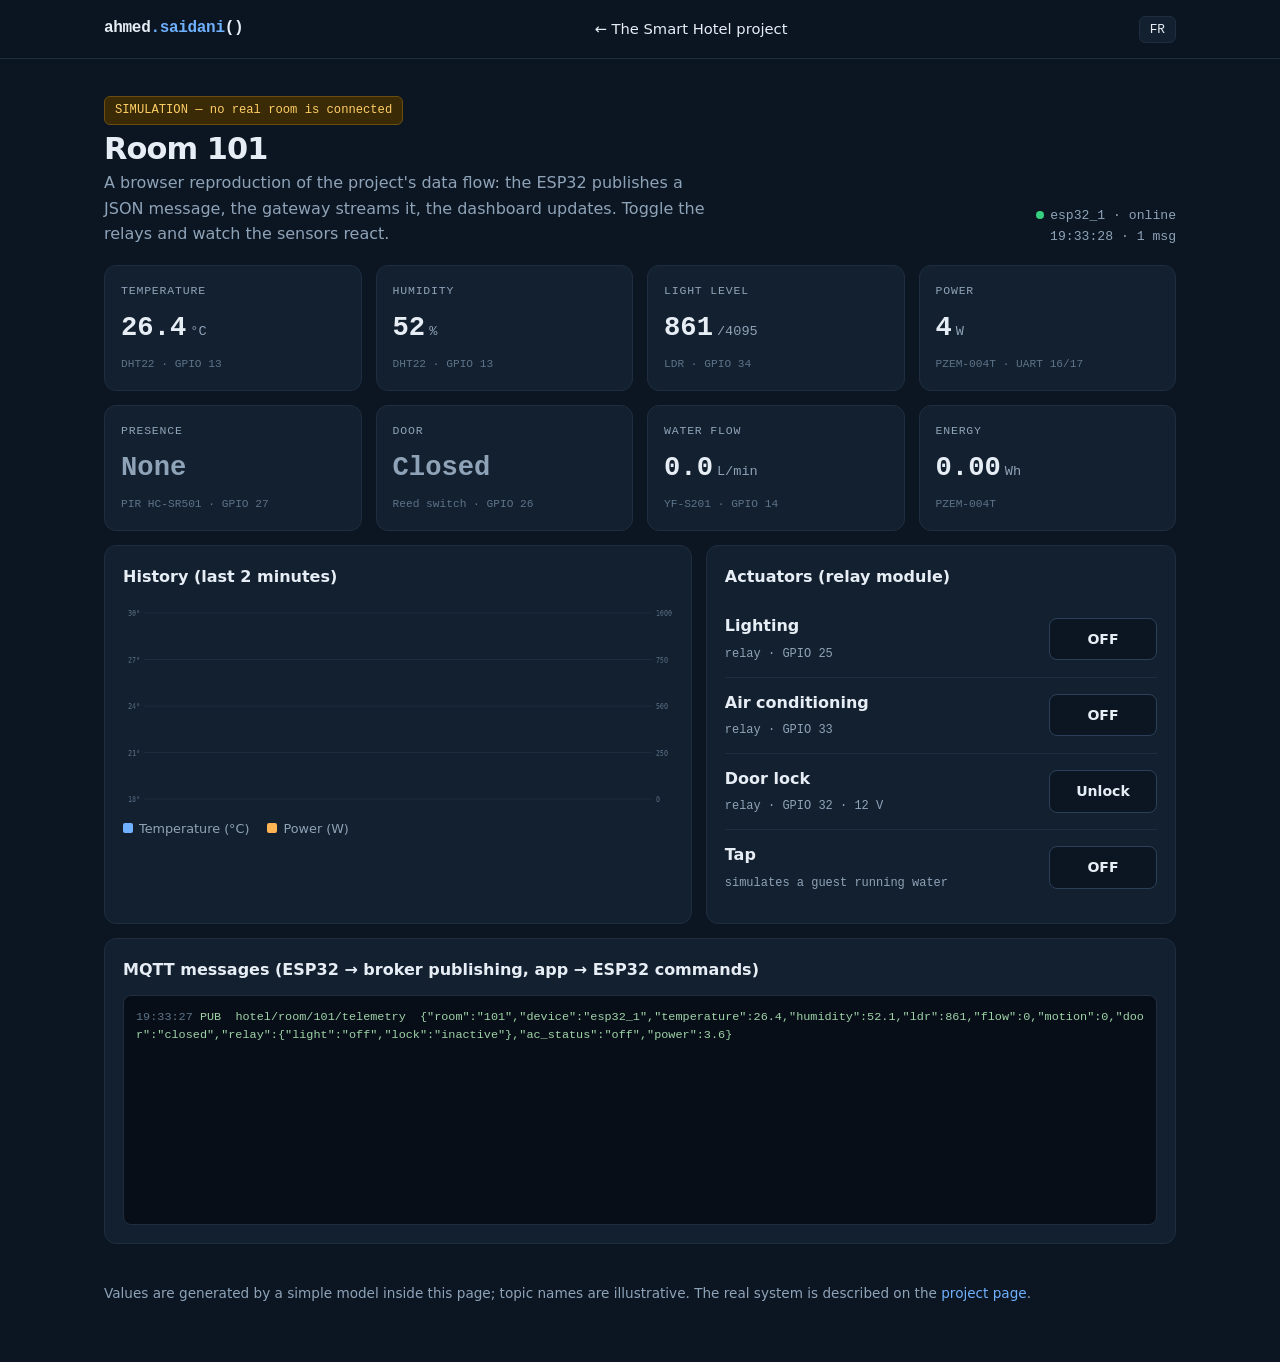
<file: demo/smart-hotel.html>
<!DOCTYPE html>
<html lang="fr" data-lang="fr" data-title-fr="Démo Smart Hotel — Chambre 101 | Ahmed Saidani" data-title-en="Smart Hotel demo — Room 101 | Ahmed Saidani">
<head>
<meta charset="utf-8">
<meta name="viewport" content="width=device-width, initial-scale=1">
<title>Démo Smart Hotel — Chambre 101 | Ahmed Saidani</title>
<meta name="description" content="Démo interactive du projet Smart Hotel : tableau de bord d'une chambre connectée avec capteurs, relais et messages MQTT simulés dans le navigateur.">
<meta name="theme-color" content="#0b1f33">
<link rel="stylesheet" href="../assets/site.css">
<link rel="stylesheet" href="../assets/demo.css">
</head>
<body>

<header class="nav">
  <div class="wrap">
    <a class="brand" href="../index.html">ahmed<span>.saidani</span>()</a>
    <nav aria-label="Navigation">
      <ul>
        <li><a href="../projets/smart-hotel.html"><span lang="fr">← Le projet Smart Hotel</span><span lang="en">← The Smart Hotel project</span></a></li>
      </ul>
    </nav>
    <button class="lang" id="langBtn" type="button" aria-label="Changer de langue / Switch language">EN</button>
  </div>
</header>

<main class="wrap">
  <div class="top">
    <div>
      <span class="sim"><span lang="fr">SIMULATION — aucune chambre réelle n'est connectée</span><span lang="en">SIMULATION — no real room is connected</span></span>
      <h1><span lang="fr">Chambre 101</span><span lang="en">Room 101</span></h1>
      <p lang="fr">Reproduction dans le navigateur du flux du projet : l'ESP32 publie un message JSON, la passerelle le diffuse, le tableau de bord se met à jour. Actionnez les relais et observez les capteurs réagir.</p>
      <p lang="en">A browser reproduction of the project's data flow: the ESP32 publishes a JSON message, the gateway streams it, the dashboard updates. Toggle the relays and watch the sensors react.</p>
    </div>
    <div class="status"><span class="dot"></span>esp32_1 · <span lang="fr">en ligne</span><span lang="en">online</span><br><span id="clock">--:--:--</span> · <span id="count">0</span> msg</div>
  </div>

  <div class="board">
    <div class="tile"><div class="k"><span lang="fr">Température</span><span lang="en">Temperature</span></div><div class="v"><span id="v-temp">--</span><small>°C</small></div><div class="pin">DHT22 · GPIO 13</div></div>
    <div class="tile"><div class="k"><span lang="fr">Humidité</span><span lang="en">Humidity</span></div><div class="v"><span id="v-hum">--</span><small>%</small></div><div class="pin">DHT22 · GPIO 13</div></div>
    <div class="tile"><div class="k"><span lang="fr">Luminosité</span><span lang="en">Light level</span></div><div class="v"><span id="v-ldr">--</span><small>/4095</small></div><div class="pin">LDR · GPIO 34</div></div>
    <div class="tile"><div class="k"><span lang="fr">Puissance</span><span lang="en">Power</span></div><div class="v"><span id="v-pow">--</span><small>W</small></div><div class="pin">PZEM-004T · UART 16/17</div></div>
    <div class="tile"><div class="k"><span lang="fr">Présence</span><span lang="en">Presence</span></div><div class="v" id="v-pir">--</div><div class="pin">PIR HC-SR501 · GPIO 27</div></div>
    <div class="tile"><div class="k"><span lang="fr">Porte</span><span lang="en">Door</span></div><div class="v" id="v-door">--</div><div class="pin">Reed switch · GPIO 26</div></div>
    <div class="tile"><div class="k"><span lang="fr">Débit d'eau</span><span lang="en">Water flow</span></div><div class="v"><span id="v-flow">--</span><small>L/min</small></div><div class="pin">YF-S201 · GPIO 14</div></div>
    <div class="tile"><div class="k"><span lang="fr">Énergie</span><span lang="en">Energy</span></div><div class="v"><span id="v-wh">--</span><small>Wh</small></div><div class="pin">PZEM-004T</div></div>
  </div>

  <div class="row">
    <div class="panel">
      <h2><span lang="fr">Historique (2 dernières minutes)</span><span lang="en">History (last 2 minutes)</span></h2>
      <canvas id="chart" width="900" height="300" role="img" aria-label="Temperature and power history"></canvas>
      <div class="legend"><span><i style="background:#6fb1ff"></i><span lang="fr">Température (°C)</span><span lang="en">Temperature (°C)</span></span><span><i style="background:#ffb454"></i><span lang="fr">Puissance (W)</span><span lang="en">Power (W)</span></span></div>
    </div>
    <div class="panel">
      <h2><span lang="fr">Actionneurs (module relais)</span><span lang="en">Actuators (relay module)</span></h2>
      <div class="ctl"><div><b><span lang="fr">Éclairage</span><span lang="en">Lighting</span></b><span class="s">relay · GPIO 25</span></div><button class="sw" id="b-light" aria-pressed="false" type="button">OFF</button></div>
      <div class="ctl"><div><b><span lang="fr">Climatisation</span><span lang="en">Air conditioning</span></b><span class="s">relay · GPIO 33</span></div><button class="sw" id="b-ac" aria-pressed="false" type="button">OFF</button></div>
      <div class="ctl"><div><b><span lang="fr">Serrure</span><span lang="en">Door lock</span></b><span class="s">relay · GPIO 32 · 12 V</span></div><button class="sw" id="b-lock" aria-pressed="false" type="button"><span lang="fr">Ouvrir</span><span lang="en">Unlock</span></button></div>
      <div class="ctl"><div><b><span lang="fr">Robinet</span><span lang="en">Tap</span></b><span class="s"><span lang="fr">simule un client qui ouvre l'eau</span><span lang="en">simulates a guest running water</span></span></div><button class="sw" id="b-tap" aria-pressed="false" type="button">OFF</button></div>
    </div>
  </div>

  <div class="panel" style="margin-top:14px">
    <h2><span lang="fr">Messages MQTT (publication ESP32 → broker, commandes application → ESP32)</span><span lang="en">MQTT messages (ESP32 → broker publishing, app → ESP32 commands)</span></h2>
    <div class="log" id="log" aria-live="off"></div>
  </div>

  <p class="foot" lang="fr">Les valeurs sont générées par un modèle simple dans cette page ; les noms de topics sont illustratifs. Le vrai système est décrit sur la <a href="../projets/smart-hotel.html">page du projet</a>.</p>
  <p class="foot" lang="en">Values are generated by a simple model inside this page; topic names are illustrative. The real system is described on the <a href="../projets/smart-hotel.html">project page</a>.</p>
</main>

<script src="../assets/site.js"></script>
<script>
(function(){
  var $ = function(id){ return document.getElementById(id); };
  var st = { temp: 26.4, hum: 52, ldr: 900, flow: 0, motion: 0, door: 'closed', light: false, ac: false, tap: false, wh: 0, lockUntil: 0, motionUntil: 0, n: 0 };
  var hist = [];
  var rnd = function(a){ return (Math.random() - .5) * a; };
  var lang = function(){ return document.documentElement.getAttribute('data-lang'); };

  function log(html){
    var el = $('log'), d = new Date();
    var t = '<span class="t">' + d.toTimeString().slice(0,8) + '</span> ';
    el.insertAdjacentHTML('beforeend', t + html + '\n');
    while (el.childNodes.length > 80) el.removeChild(el.firstChild);
    el.scrollTop = el.scrollHeight;
  }
  function cmd(target, value){
    log('<span class="cmd">CMD  hotel/room/101/cmd  ' + JSON.stringify({target: target, value: value}) + '</span>');
  }

  function step(){
    var now = Date.now();
    // thermique : la clim tire vers 21 °C, sinon dérive vers 27 °C
    var target = st.ac ? 21 : 27;
    st.temp += (target - st.temp) * (st.ac ? 0.06 : 0.025) + rnd(0.08);
    st.hum += ((st.ac ? 44 : 55) - st.hum) * 0.04 + rnd(0.4);
    // luminosité : la lampe fait monter la lecture de la LDR
    st.ldr += (((st.light ? 3300 : 850)) - st.ldr) * 0.5 + rnd(60);
    st.ldr = Math.max(0, Math.min(4095, st.ldr));
    // présence : aléatoire, ou forcée après ouverture de la porte
    if (Math.random() < 0.08) st.motionUntil = now + 4000;
    st.motion = now < st.motionUntil ? 1 : 0;
    // porte : ouverte 5 s après une commande de serrure
    var wasOpen = st.door === 'open';
    st.door = now < st.lockUntil ? 'open' : 'closed';
    if (wasOpen && st.door === 'closed') setBtn('b-lock', false);
    st.flow = st.tap ? 6.5 + rnd(0.8) : 0;
    var power = 4 + (st.light ? 12 : 0) + (st.ac ? 880 + rnd(40) : 0) + rnd(1);
    st.power = Math.max(0, power);
    st.wh += st.power * 2 / 3600;
    st.n++;

    var msg = { room: '101', device: 'esp32_1', temperature: +st.temp.toFixed(1), humidity: +st.hum.toFixed(1),
      ldr: Math.round(st.ldr), flow: +st.flow.toFixed(1), motion: st.motion, door: st.door,
      relay: { light: st.light ? 'on' : 'off', lock: st.door === 'open' ? 'active' : 'inactive' },
      ac_status: st.ac ? 'on' : 'off', power: +st.power.toFixed(1) };
    log('PUB  hotel/room/101/telemetry  ' + JSON.stringify(msg));
    hist.push({ t: st.temp, p: st.power }); if (hist.length > 60) hist.shift();
    render(); draw();
  }

  function render(){
    var fr = lang() === 'fr';
    $('v-temp').textContent = st.temp.toFixed(1);
    $('v-hum').textContent = st.hum.toFixed(0);
    $('v-ldr').textContent = Math.round(st.ldr);
    $('v-pow').textContent = st.power.toFixed(0);
    $('v-flow').textContent = st.flow.toFixed(1);
    $('v-wh').textContent = st.wh.toFixed(2);
    var pir = $('v-pir'); pir.textContent = st.motion ? (fr ? 'Détectée' : 'Detected') : (fr ? 'Aucune' : 'None'); pir.className = 'v ' + (st.motion ? 'on' : 'off');
    var door = $('v-door'); door.textContent = st.door === 'open' ? (fr ? 'Ouverte' : 'Open') : (fr ? 'Fermée' : 'Closed'); door.className = 'v ' + (st.door === 'open' ? 'warn' : 'off');
    $('clock').textContent = new Date().toTimeString().slice(0,8);
    $('count').textContent = st.n;
  }

  function draw(){
    var c = $('chart'), g = c.getContext('2d'), W = c.width, H = c.height, pad = 34;
    g.clearRect(0,0,W,H);
    g.strokeStyle = '#1e2e40'; g.lineWidth = 1; g.fillStyle = '#5d7389'; g.font = '11px monospace';
    for (var i = 0; i <= 4; i++){
      var y = pad/2 + (H - pad) * i / 4;
      g.beginPath(); g.moveTo(pad, y); g.lineTo(W - pad, y); g.stroke();
      g.textAlign = 'right'; g.fillText((30 - i * 3) + '°', pad - 6, y + 4);
      g.textAlign = 'left'; g.fillText((1000 - i * 250) + '', W - pad + 6, y + 4);
    }
    function line(key, min, max, color){
      if (hist.length < 2) return;
      g.beginPath(); g.strokeStyle = color; g.lineWidth = 2.5; g.lineJoin = 'round';
      hist.forEach(function(h, i){
        var x = pad + (W - 2 * pad) * i / 59;
        var v = Math.max(min, Math.min(max, h[key]));
        var y = pad/2 + (H - pad) * (1 - (v - min) / (max - min));
        if (i) g.lineTo(x, y); else g.moveTo(x, y);
      });
      g.stroke();
    }
    line('p', 0, 1000, '#ffb454');
    line('t', 18, 30, '#6fb1ff');
  }

  function setBtn(id, on){
    var b = $(id); b.setAttribute('aria-pressed', on ? 'true' : 'false');
    if (id !== 'b-lock') b.textContent = on ? 'ON' : 'OFF';
  }
  $('b-light').addEventListener('click', function(){ st.light = !st.light; setBtn('b-light', st.light); cmd('light', st.light ? 'on' : 'off'); });
  $('b-ac').addEventListener('click', function(){ st.ac = !st.ac; setBtn('b-ac', st.ac); cmd('ac', st.ac ? 'on' : 'off'); });
  $('b-tap').addEventListener('click', function(){ st.tap = !st.tap; setBtn('b-tap', st.tap); });
  $('b-lock').addEventListener('click', function(){
    st.lockUntil = Date.now() + 5000; st.motionUntil = Date.now() + 6000; setBtn('b-lock', true); cmd('lock', 'open');
  });
  document.addEventListener('langchange', function(){ if (st.n) render(); });

  step();
  setInterval(step, 2000);
})();
</script>
</body>
</html>
</file>
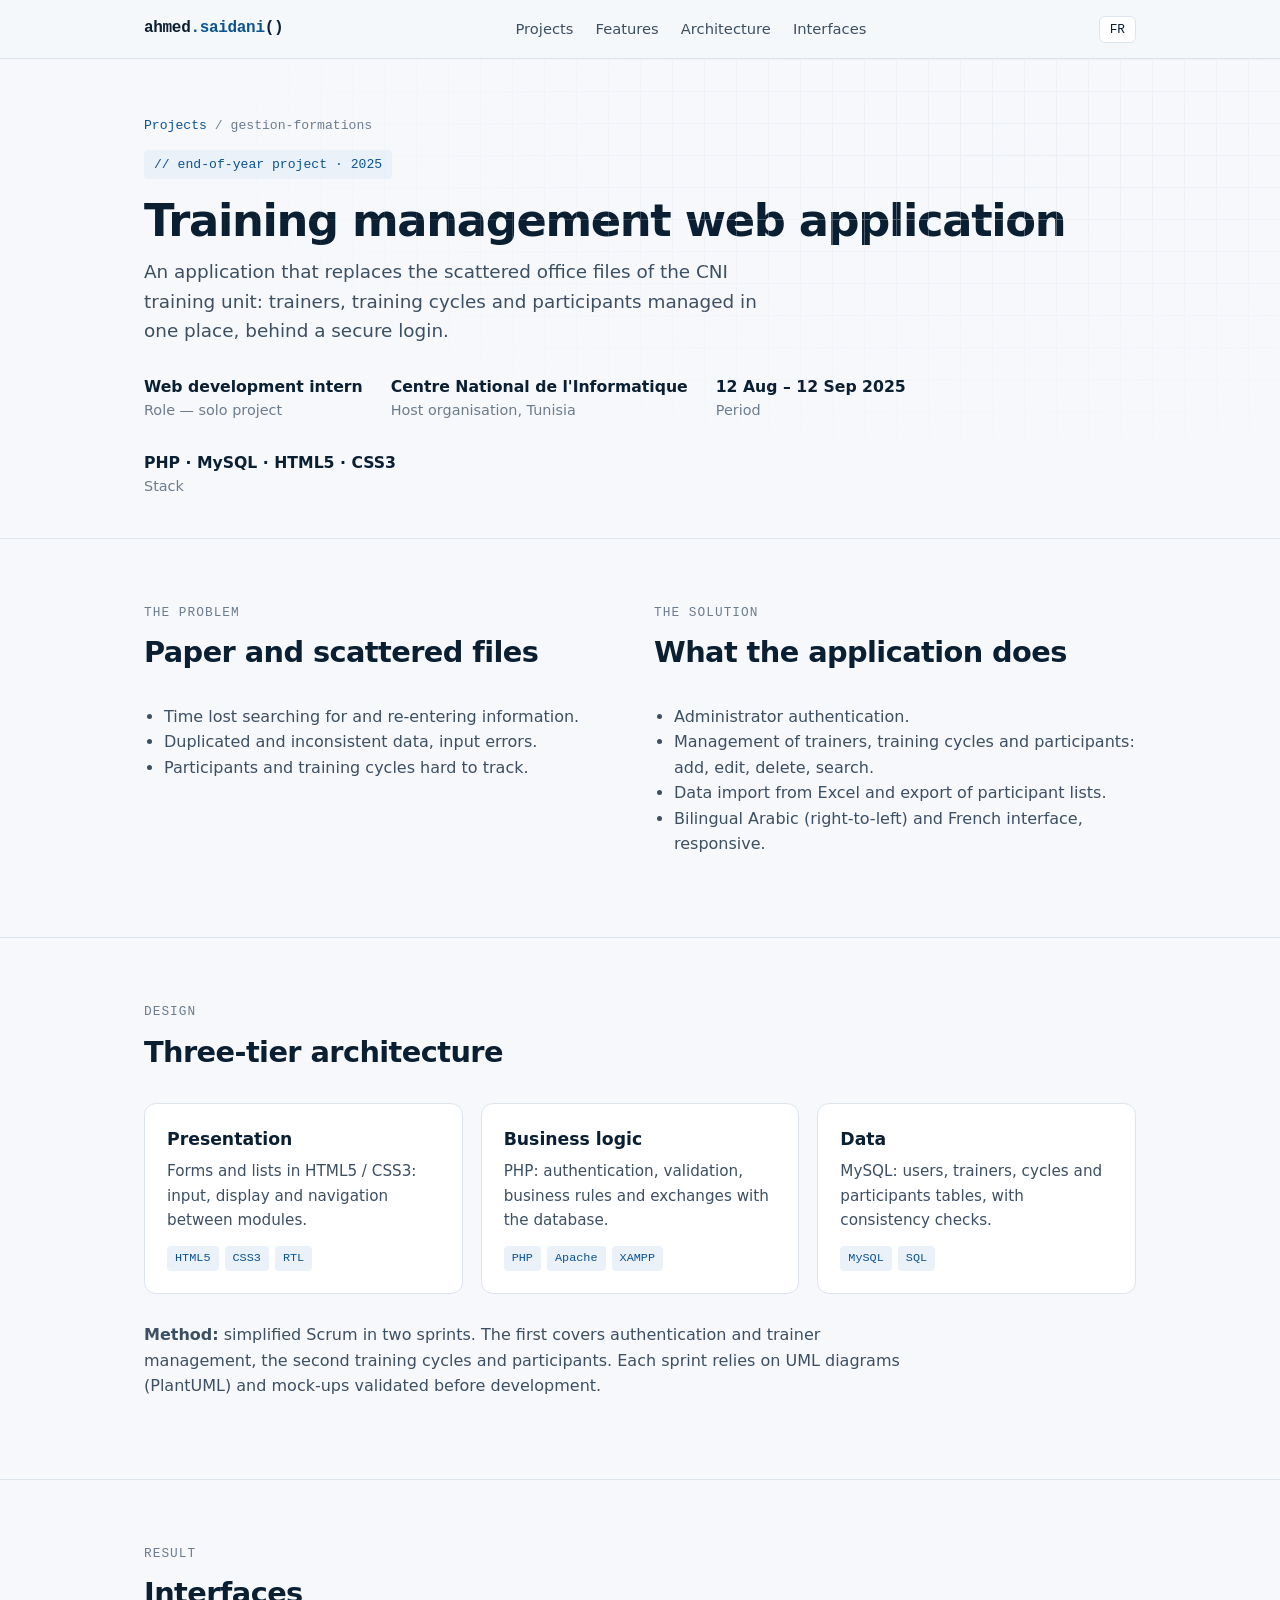
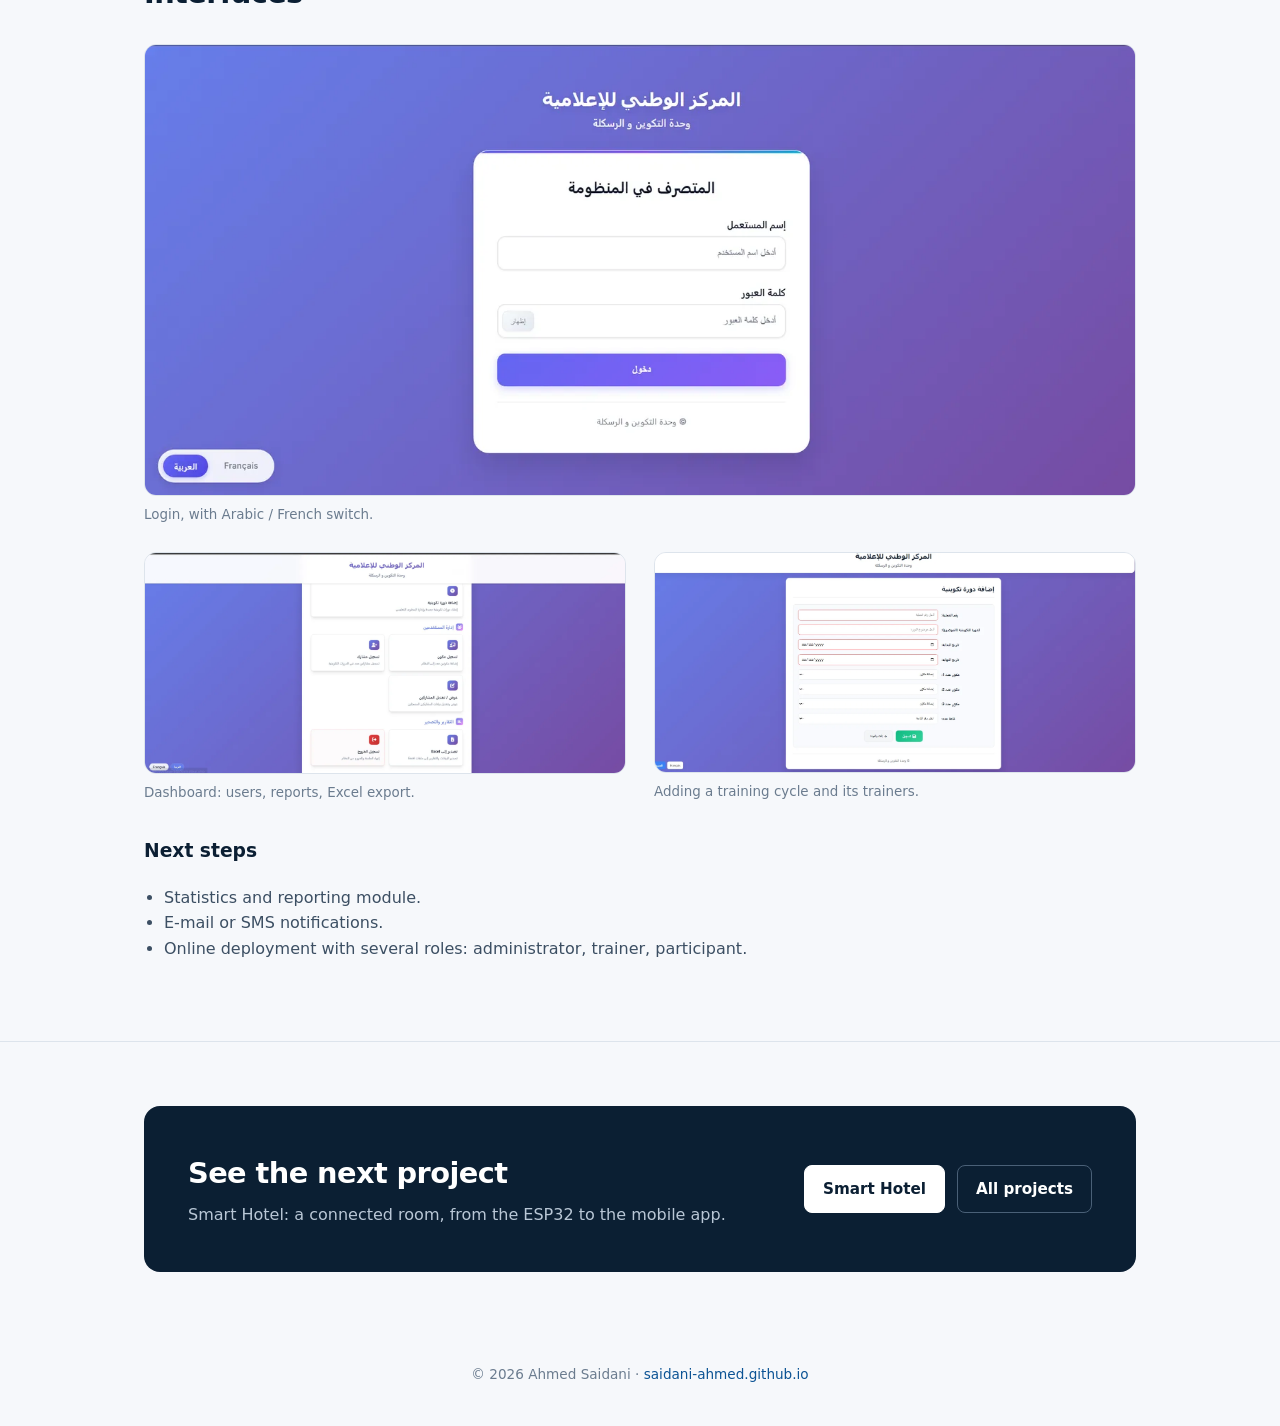
<file: projets/gestion-formations.html>
<!DOCTYPE html>
<html lang="fr" data-lang="fr" data-title-fr="Application web de gestion des formations (CNI) | Ahmed Saidani" data-title-en="Training management web application (CNI) | Ahmed Saidani">
<head>
<meta charset="utf-8">
<meta name="viewport" content="width=device-width, initial-scale=1">
<title>Application web de gestion des formations (CNI) | Ahmed Saidani</title>
<meta name="description" content="Projet de fin d'année réalisé au Centre National de l'Informatique : application web PHP / MySQL de gestion des formateurs, des cycles de formation et des participants, interface bilingue arabe-français.">
<meta name="author" content="Ahmed Saidani">
<meta property="og:title" content="Application web de gestion des formations — CNI">
<meta property="og:description" content="PHP, MySQL, architecture trois couches, interface bilingue arabe-français, export Excel.">
<meta property="og:image" content="https://saidani-ahmed.github.io/assets/img/gf-login.webp">
<meta name="theme-color" content="#0b1f33">
<link rel="stylesheet" href="../assets/site.css">
</head>
<body>

<header class="nav">
  <div class="wrap">
    <a class="brand" href="../index.html">ahmed<span>.saidani</span>()</a>
    <nav aria-label="Navigation">
      <ul>
        <li><a href="../index.html#projets"><span lang="fr">Projets</span><span lang="en">Projects</span></a></li>
        <li><a href="#fonctions"><span lang="fr">Fonctionnalités</span><span lang="en">Features</span></a></li>
        <li><a href="#architecture">Architecture</a></li>
        <li><a href="#interfaces">Interfaces</a></li>
      </ul>
    </nav>
    <button class="lang" id="langBtn" type="button" aria-label="Changer de langue / Switch language">EN</button>
  </div>
</header>

<main>
  <div class="hero phead">
    <div class="wrap">
      <div class="crumb"><a href="../index.html#projets"><span lang="fr">Projets</span><span lang="en">Projects</span></a> / gestion-formations</div>
      <span class="tag" style="margin-top:14px"><span lang="fr">// projet de fin d'année · 2025</span><span lang="en">// end-of-year project · 2025</span></span>
      <h1 lang="fr">Application web de gestion des formations</h1>
      <h1 lang="en">Training management web application</h1>
      <p class="lead" lang="fr">Une application qui remplace les fichiers bureautiques dispersés de l'unité de formation du CNI : formateurs, cycles et participants gérés au même endroit, derrière une connexion sécurisée.</p>
      <p class="lead" lang="en">An application that replaces the scattered office files of the CNI training unit: trainers, training cycles and participants managed in one place, behind a secure login.</p>
      <div class="meta">
        <div><b lang="fr">Stagiaire développement web</b><b lang="en">Web development intern</b><span lang="fr">Rôle — projet individuel</span><span lang="en">Role — solo project</span></div>
        <div><b>Centre National de l'Informatique</b><span lang="fr">Organisme d'accueil, Tunisie</span><span lang="en">Host organisation, Tunisia</span></div>
        <div><b lang="fr">12 août – 12 sept. 2025</b><b lang="en">12 Aug – 12 Sep 2025</b><span lang="fr">Période</span><span lang="en">Period</span></div>
        <div><b>PHP · MySQL · HTML5 · CSS3</b><span>Stack</span></div>
      </div>
    </div>
  </div>

  <section>
    <div class="wrap two">
      <div class="prose">
        <div class="kicker"><span lang="fr">Le problème</span><span lang="en">The problem</span></div>
        <h2><span lang="fr">Papier et fichiers dispersés</span><span lang="en">Paper and scattered files</span></h2>
        <ul lang="fr">
          <li>Temps perdu à chercher et à ressaisir les informations.</li>
          <li>Données dupliquées et incohérentes, erreurs de saisie.</li>
          <li>Suivi difficile des participants et des cycles de formation.</li>
        </ul>
        <ul lang="en">
          <li>Time lost searching for and re-entering information.</li>
          <li>Duplicated and inconsistent data, input errors.</li>
          <li>Participants and training cycles hard to track.</li>
        </ul>
      </div>
      <div class="prose" id="fonctions">
        <div class="kicker"><span lang="fr">La solution</span><span lang="en">The solution</span></div>
        <h2><span lang="fr">Ce que fait l'application</span><span lang="en">What the application does</span></h2>
        <ul lang="fr">
          <li>Authentification de l'administrateur.</li>
          <li>Gestion des formateurs, des cycles de formation et des participants : ajout, modification, suppression, recherche.</li>
          <li>Import de données depuis Excel et export des listes de participants.</li>
          <li>Interface bilingue arabe (droite à gauche) et français, adaptée au mobile.</li>
        </ul>
        <ul lang="en">
          <li>Administrator authentication.</li>
          <li>Management of trainers, training cycles and participants: add, edit, delete, search.</li>
          <li>Data import from Excel and export of participant lists.</li>
          <li>Bilingual Arabic (right-to-left) and French interface, responsive.</li>
        </ul>
      </div>
    </div>
  </section>

  <section id="architecture">
    <div class="wrap">
      <div class="kicker"><span lang="fr">Conception</span><span lang="en">Design</span></div>
      <h2><span lang="fr">Architecture en trois couches</span><span lang="en">Three-tier architecture</span></h2>
      <div class="grid g3">
        <div class="card"><h3><span lang="fr">Présentation</span><span lang="en">Presentation</span></h3>
          <p lang="fr">Formulaires et listes en HTML5 / CSS3 : saisie, affichage et navigation entre les modules.</p>
          <p lang="en">Forms and lists in HTML5 / CSS3: input, display and navigation between modules.</p>
          <div class="chips"><span class="chip">HTML5</span><span class="chip">CSS3</span><span class="chip">RTL</span></div></div>
        <div class="card"><h3><span lang="fr">Logique métier</span><span lang="en">Business logic</span></h3>
          <p lang="fr">PHP : authentification, vérifications, règles de gestion et échanges avec la base de données.</p>
          <p lang="en">PHP: authentication, validation, business rules and exchanges with the database.</p>
          <div class="chips"><span class="chip">PHP</span><span class="chip">Apache</span><span class="chip">XAMPP</span></div></div>
        <div class="card"><h3><span lang="fr">Données</span><span lang="en">Data</span></h3>
          <p lang="fr">MySQL : tables utilisateurs, formateurs, cycles et participants, avec contrôle de cohérence.</p>
          <p lang="en">MySQL: users, trainers, cycles and participants tables, with consistency checks.</p>
          <div class="chips"><span class="chip">MySQL</span><span class="chip">SQL</span></div></div>
      </div>
      <div class="prose" style="margin-top:28px">
        <p lang="fr"><b>Méthode :</b> Scrum simplifié en deux sprints. Le premier couvre l'authentification et la gestion des formateurs, le second les cycles et les participants. Chaque sprint s'appuie sur des diagrammes UML (PlantUML) et des maquettes validées avant le développement.</p>
        <p lang="en"><b>Method:</b> simplified Scrum in two sprints. The first covers authentication and trainer management, the second training cycles and participants. Each sprint relies on UML diagrams (PlantUML) and mock-ups validated before development.</p>
      </div>
    </div>
  </section>

  <section id="interfaces">
    <div class="wrap">
      <div class="kicker"><span lang="fr">Résultat</span><span lang="en">Result</span></div>
      <h2>Interfaces</h2>
      <figure style="margin-top:0">
        <img src="../assets/img/gf-login.webp" alt="Écran de connexion de l'application, en arabe, avec bascule vers le français" width="1400" height="636" loading="lazy">
        <figcaption lang="fr">Connexion, avec bascule arabe / français.</figcaption>
        <figcaption lang="en">Login, with Arabic / French switch.</figcaption>
      </figure>
      <div class="two">
        <figure>
          <img src="../assets/img/gf-dashboard.webp" alt="Tableau de bord : gestion des utilisateurs, rapports et export Excel" width="1400" height="644" loading="lazy">
          <figcaption lang="fr">Tableau de bord : utilisateurs, rapports, export Excel.</figcaption>
          <figcaption lang="en">Dashboard: users, reports, Excel export.</figcaption>
        </figure>
        <figure>
          <img src="../assets/img/gf-cycle.webp" alt="Formulaire d'ajout d'un cycle de formation" width="1400" height="641" loading="lazy">
          <figcaption lang="fr">Ajout d'un cycle de formation et de ses formateurs.</figcaption>
          <figcaption lang="en">Adding a training cycle and its trainers.</figcaption>
        </figure>
      </div>
      <div class="prose" style="margin-top:32px">
        <h3><span lang="fr">Pistes d'amélioration</span><span lang="en">Next steps</span></h3>
        <ul lang="fr">
          <li>Module de statistiques et de rapports.</li>
          <li>Notifications par e-mail ou SMS.</li>
          <li>Déploiement en ligne avec plusieurs rôles : administrateur, formateur, participant.</li>
        </ul>
        <ul lang="en">
          <li>Statistics and reporting module.</li>
          <li>E-mail or SMS notifications.</li>
          <li>Online deployment with several roles: administrator, trainer, participant.</li>
        </ul>
      </div>
    </div>
  </section>

  <section>
    <div class="wrap">
      <div class="contact">
        <div>
          <h2><span lang="fr">Voir le projet suivant</span><span lang="en">See the next project</span></h2>
          <p lang="fr">Smart Hotel : une chambre connectée, de l'ESP32 à l'application mobile.</p>
          <p lang="en">Smart Hotel: a connected room, from the ESP32 to the mobile app.</p>
        </div>
        <div class="cta">
          <a class="btn primary" href="smart-hotel.html">Smart Hotel</a>
          <a class="btn ghost" href="../index.html#projets"><span lang="fr">Tous les projets</span><span lang="en">All projects</span></a>
        </div>
      </div>
    </div>
  </section>
</main>

<footer>© <span id="year">2026</span> Ahmed Saidani · <a href="../index.html">saidani-ahmed.github.io</a></footer>
<script src="../assets/site.js"></script>
</body>
</html>
</file>
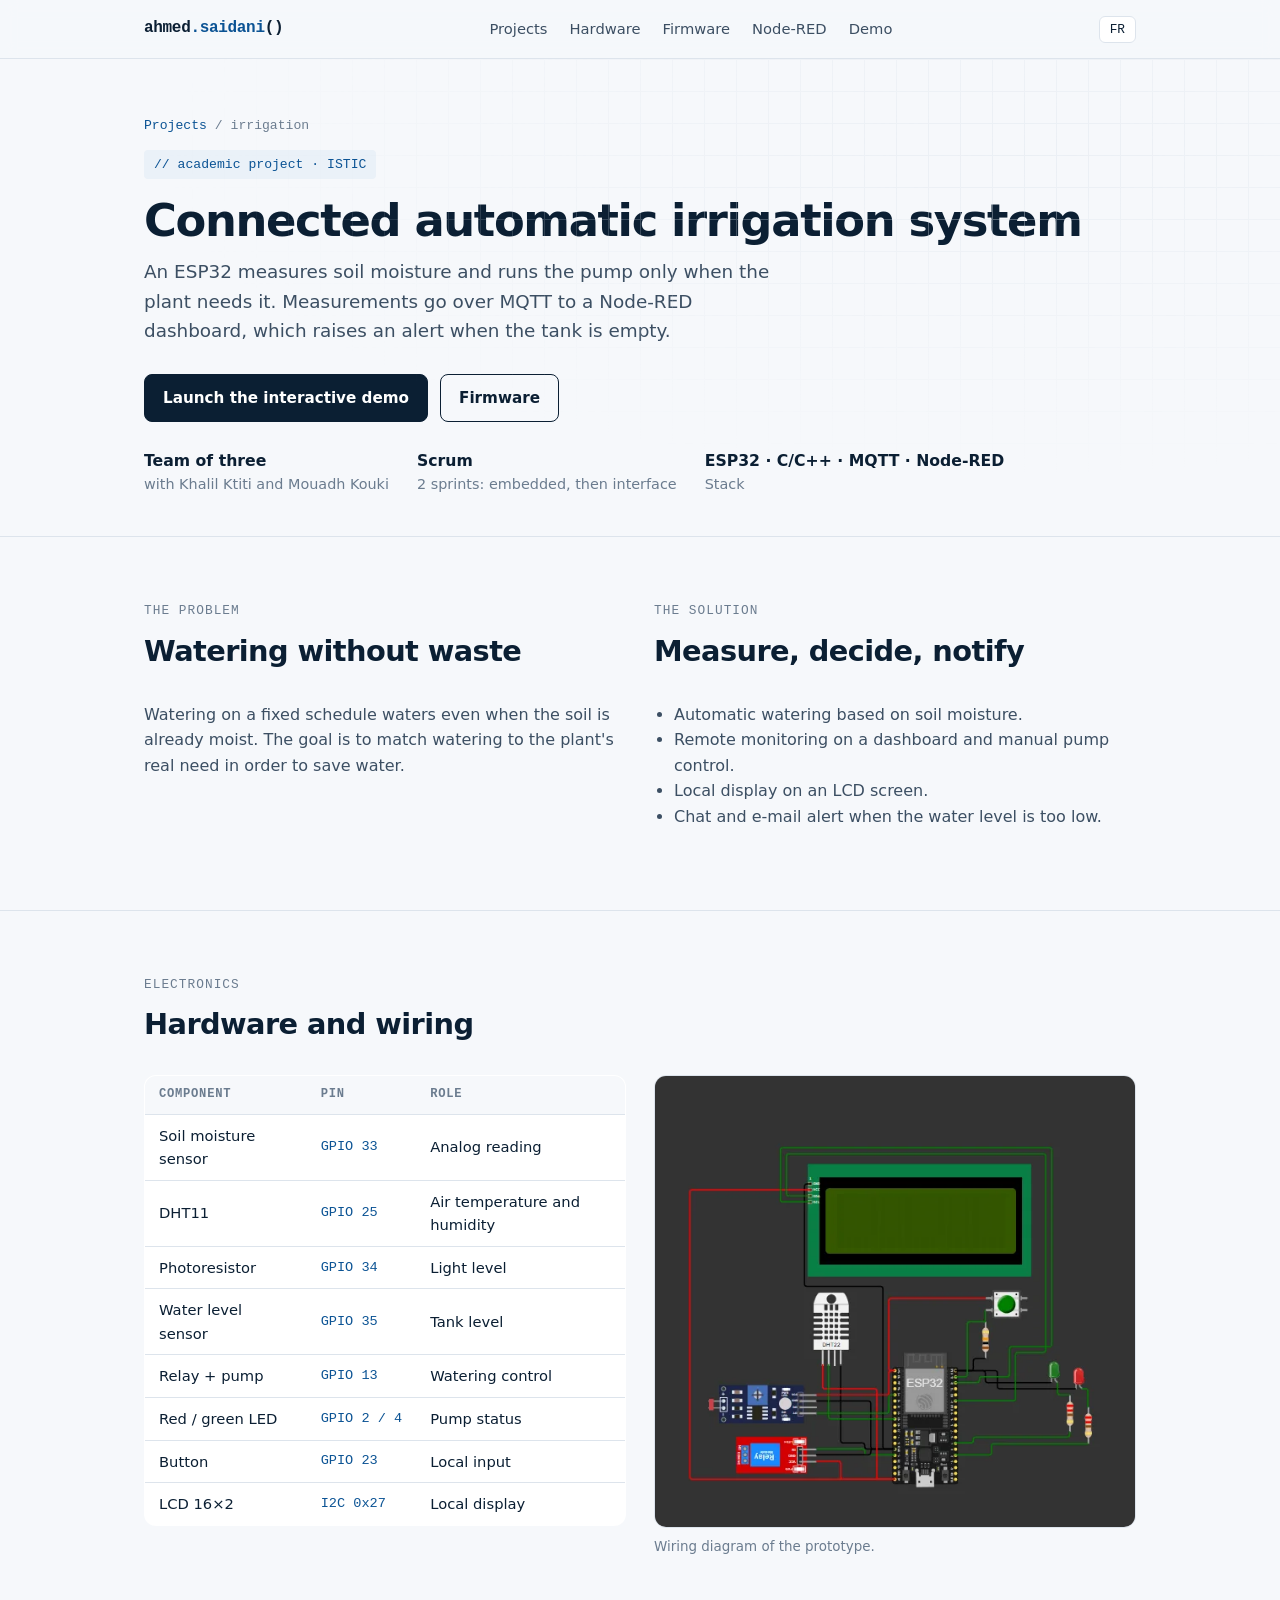
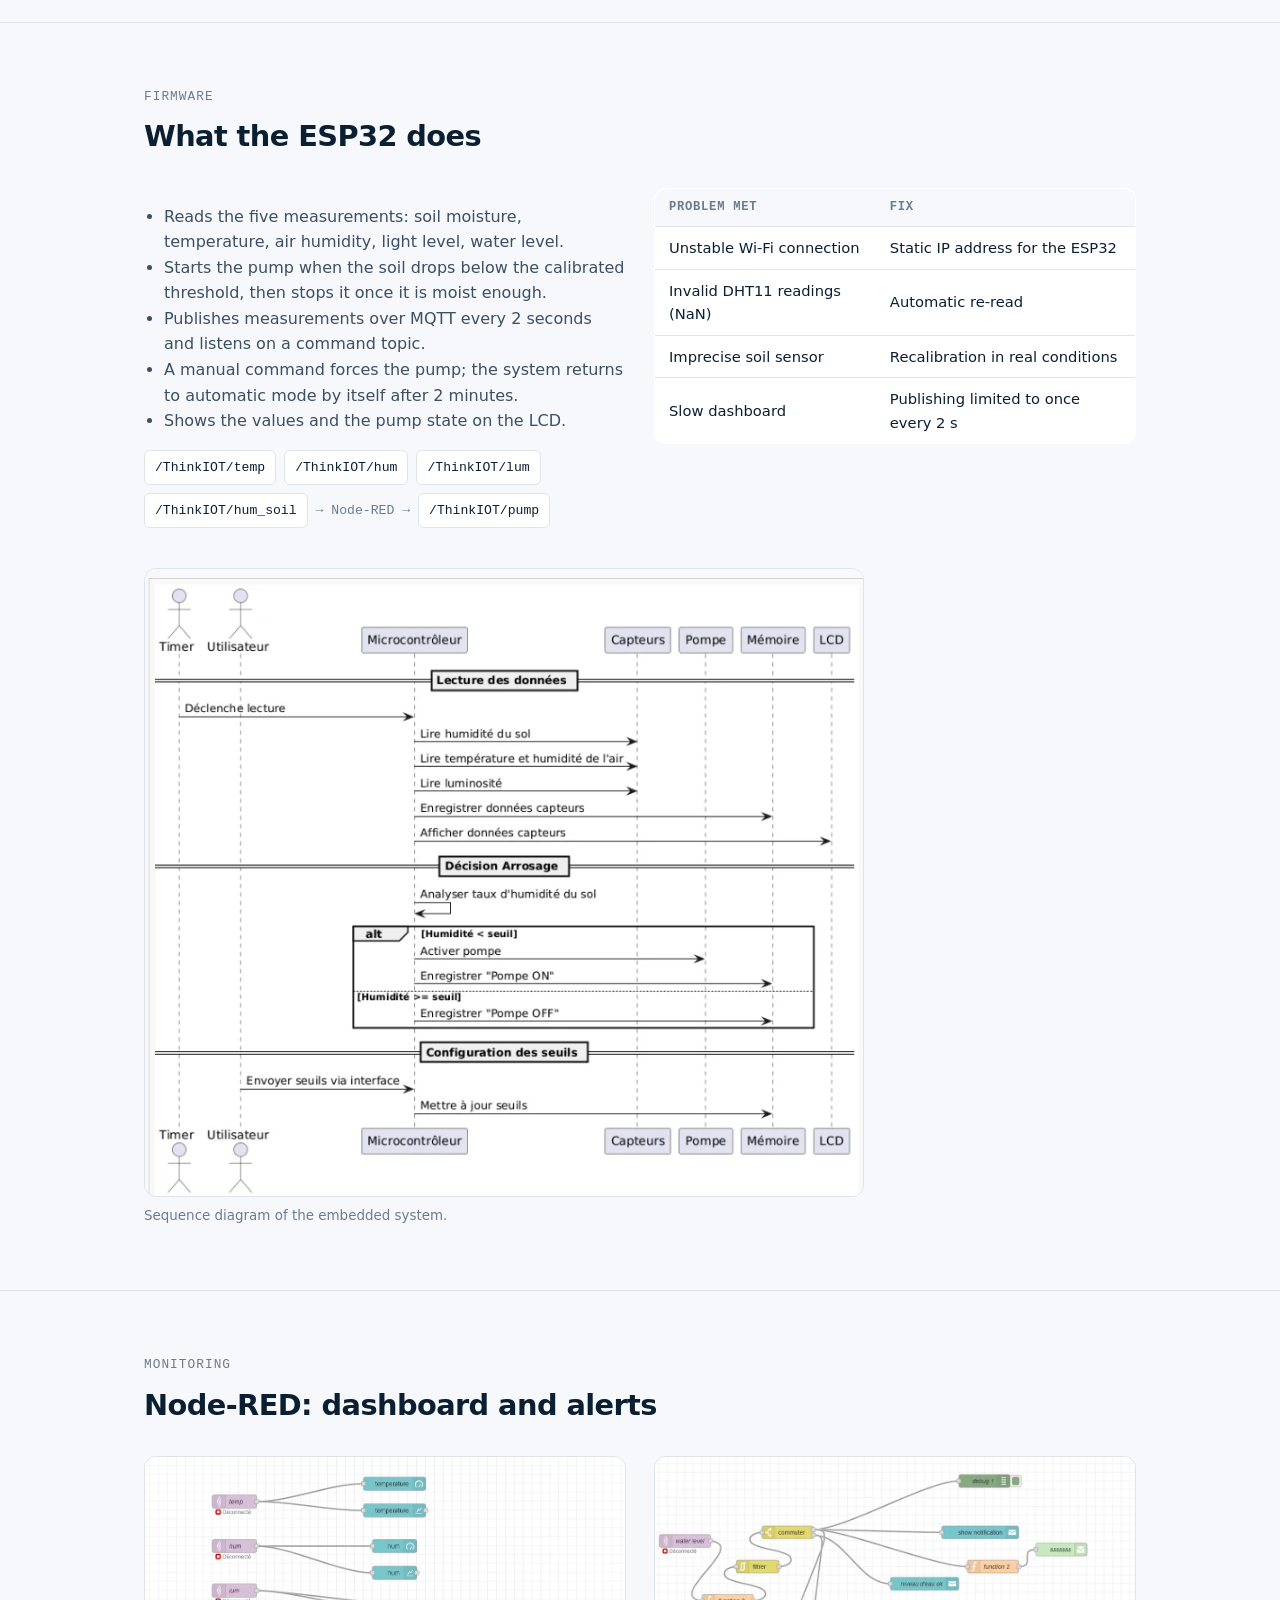
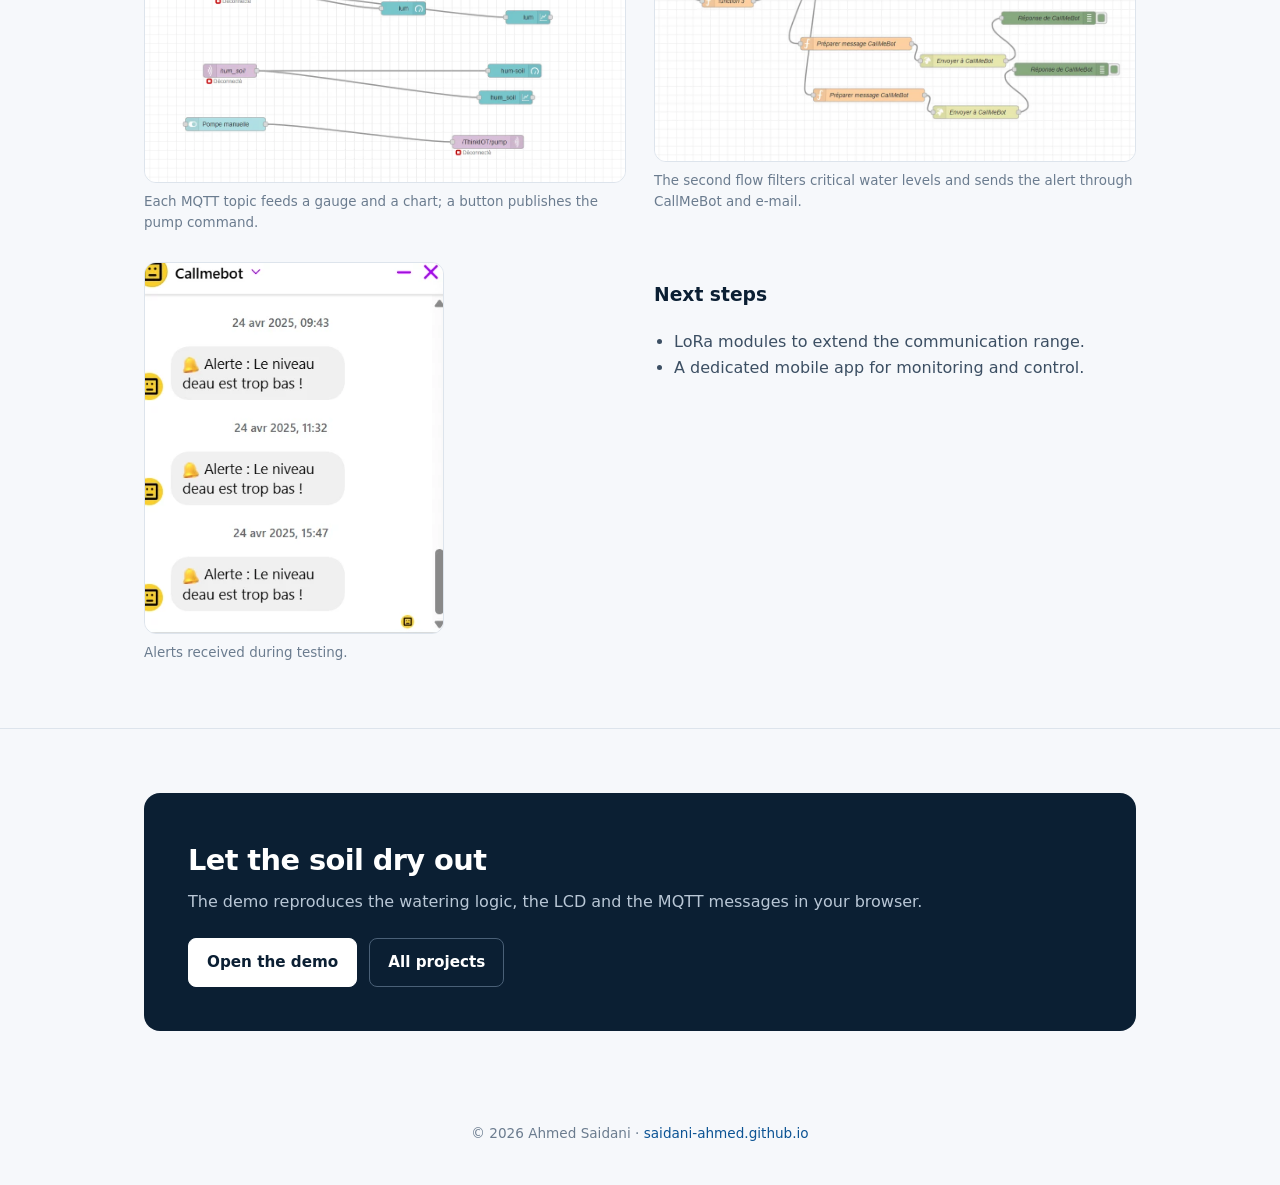
<file: projets/irrigation.html>
<!DOCTYPE html>
<html lang="fr" data-lang="fr" data-title-fr="Système d'arrosage automatique connecté | Ahmed Saidani" data-title-en="Connected automatic irrigation system | Ahmed Saidani">
<head>
<meta charset="utf-8">
<meta name="viewport" content="width=device-width, initial-scale=1">
<title>Système d'arrosage automatique connecté | Ahmed Saidani</title>
<meta name="description" content="Système d'arrosage automatique : ESP32, capteur d'humidité du sol, DHT11, pompe pilotée par relais, écran LCD, MQTT, tableau de bord Node-RED et alertes de niveau d'eau.">
<meta name="author" content="Ahmed Saidani">
<meta property="og:title" content="Système d'arrosage automatique connecté">
<meta property="og:description" content="ESP32, MQTT, Node-RED : un arrosage piloté par l'humidité du sol, avec alertes de niveau d'eau.">
<meta property="og:image" content="https://saidani-ahmed.github.io/assets/img/ir-nodered-mesures.webp">
<meta name="theme-color" content="#0b1f33">
<link rel="stylesheet" href="../assets/site.css">
</head>
<body>

<header class="nav">
  <div class="wrap">
    <a class="brand" href="../index.html">ahmed<span>.saidani</span>()</a>
    <nav aria-label="Navigation">
      <ul>
        <li><a href="../index.html#projets"><span lang="fr">Projets</span><span lang="en">Projects</span></a></li>
        <li><a href="#materiel"><span lang="fr">Matériel</span><span lang="en">Hardware</span></a></li>
        <li><a href="#firmware">Firmware</a></li>
        <li><a href="#nodered">Node-RED</a></li>
        <li><a href="../demo/irrigation.html"><span lang="fr">Démo</span><span lang="en">Demo</span></a></li>
      </ul>
    </nav>
    <button class="lang" id="langBtn" type="button" aria-label="Changer de langue / Switch language">EN</button>
  </div>
</header>

<main>
  <div class="hero phead">
    <div class="wrap">
      <div class="crumb"><a href="../index.html#projets"><span lang="fr">Projets</span><span lang="en">Projects</span></a> / irrigation</div>
      <span class="tag" style="margin-top:14px"><span lang="fr">// projet académique · ISTIC</span><span lang="en">// academic project · ISTIC</span></span>
      <h1 lang="fr">Système d'arrosage automatique connecté</h1>
      <h1 lang="en">Connected automatic irrigation system</h1>
      <p class="lead" lang="fr">Un ESP32 mesure l'humidité du sol et déclenche la pompe seulement quand la plante en a besoin. Les mesures partent en MQTT vers un tableau de bord Node-RED, qui alerte quand le réservoir est vide.</p>
      <p class="lead" lang="en">An ESP32 measures soil moisture and runs the pump only when the plant needs it. Measurements go over MQTT to a Node-RED dashboard, which raises an alert when the tank is empty.</p>
      <div class="cta">
        <a class="btn primary" href="../demo/irrigation.html"><span lang="fr">Lancer la démo interactive</span><span lang="en">Launch the interactive demo</span></a>
        <a class="btn ghost" href="#firmware">Firmware</a>
      </div>
      <div class="meta">
        <div><b lang="fr">Équipe de trois</b><b lang="en">Team of three</b><span lang="fr">avec Khalil Ktiti et Mouadh Kouki</span><span lang="en">with Khalil Ktiti and Mouadh Kouki</span></div>
        <div><b>Scrum</b><span lang="fr">2 sprints : embarqué, puis interface</span><span lang="en">2 sprints: embedded, then interface</span></div>
        <div><b>ESP32 · C/C++ · MQTT · Node-RED</b><span>Stack</span></div>
      </div>
    </div>
  </div>

  <section>
    <div class="wrap two">
      <div class="prose">
        <div class="kicker"><span lang="fr">Le problème</span><span lang="en">The problem</span></div>
        <h2><span lang="fr">Arroser sans gaspiller</span><span lang="en">Watering without waste</span></h2>
        <p lang="fr">Un arrosage programmé à heure fixe arrose même quand le sol est déjà humide. L'objectif est d'adapter l'arrosage au besoin réel de la plante pour économiser l'eau.</p>
        <p lang="en">Watering on a fixed schedule waters even when the soil is already moist. The goal is to match watering to the plant's real need in order to save water.</p>
      </div>
      <div class="prose">
        <div class="kicker"><span lang="fr">La solution</span><span lang="en">The solution</span></div>
        <h2><span lang="fr">Mesurer, décider, prévenir</span><span lang="en">Measure, decide, notify</span></h2>
        <ul lang="fr">
          <li>Arrosage automatique selon l'humidité du sol.</li>
          <li>Suivi à distance sur un tableau de bord et commande manuelle de la pompe.</li>
          <li>Affichage local sur écran LCD.</li>
          <li>Alerte par messagerie et par e-mail quand le niveau d'eau est trop bas.</li>
        </ul>
        <ul lang="en">
          <li>Automatic watering based on soil moisture.</li>
          <li>Remote monitoring on a dashboard and manual pump control.</li>
          <li>Local display on an LCD screen.</li>
          <li>Chat and e-mail alert when the water level is too low.</li>
        </ul>
      </div>
    </div>
  </section>

  <section id="materiel">
    <div class="wrap">
      <div class="kicker"><span lang="fr">Électronique</span><span lang="en">Electronics</span></div>
      <h2><span lang="fr">Matériel et câblage</span><span lang="en">Hardware and wiring</span></h2>
      <div class="two">
        <table class="tbl">
          <thead><tr><th><span lang="fr">Composant</span><span lang="en">Component</span></th><th><span lang="fr">Broche</span><span lang="en">Pin</span></th><th><span lang="fr">Rôle</span><span lang="en">Role</span></th></tr></thead>
          <tbody>
            <tr><td><span lang="fr">Capteur d'humidité du sol</span><span lang="en">Soil moisture sensor</span></td><td>GPIO 33</td><td><span lang="fr">Lecture analogique</span><span lang="en">Analog reading</span></td></tr>
            <tr><td>DHT11</td><td>GPIO 25</td><td><span lang="fr">Température et humidité de l'air</span><span lang="en">Air temperature and humidity</span></td></tr>
            <tr><td><span lang="fr">Photorésistance</span><span lang="en">Photoresistor</span></td><td>GPIO 34</td><td><span lang="fr">Luminosité</span><span lang="en">Light level</span></td></tr>
            <tr><td><span lang="fr">Capteur de niveau d'eau</span><span lang="en">Water level sensor</span></td><td>GPIO 35</td><td><span lang="fr">Niveau du réservoir</span><span lang="en">Tank level</span></td></tr>
            <tr><td><span lang="fr">Relais + pompe</span><span lang="en">Relay + pump</span></td><td>GPIO 13</td><td><span lang="fr">Commande de l'arrosage</span><span lang="en">Watering control</span></td></tr>
            <tr><td><span lang="fr">LED rouge / verte</span><span lang="en">Red / green LED</span></td><td>GPIO 2 / 4</td><td><span lang="fr">État de la pompe</span><span lang="en">Pump status</span></td></tr>
            <tr><td><span lang="fr">Bouton</span><span lang="en">Button</span></td><td>GPIO 23</td><td><span lang="fr">Entrée locale</span><span lang="en">Local input</span></td></tr>
            <tr><td>LCD 16×2</td><td>I2C 0x27</td><td><span lang="fr">Affichage local</span><span lang="en">Local display</span></td></tr>
          </tbody>
        </table>
        <figure style="margin:0">
          <img src="../assets/img/ir-cablage.webp" alt="Schéma de câblage : ESP32, LCD, DHT, capteur d'humidité du sol, relais, LED et bouton" width="569" height="535" loading="lazy">
          <figcaption lang="fr">Schéma de câblage du prototype.</figcaption>
          <figcaption lang="en">Wiring diagram of the prototype.</figcaption>
        </figure>
      </div>
    </div>
  </section>

  <section id="firmware">
    <div class="wrap">
      <div class="kicker">Firmware</div>
      <h2><span lang="fr">Ce que fait l'ESP32</span><span lang="en">What the ESP32 does</span></h2>
      <div class="two">
        <div class="prose">
          <ul lang="fr">
            <li>Lit les cinq mesures : humidité du sol, température, humidité de l'air, luminosité, niveau d'eau.</li>
            <li>Démarre la pompe quand le sol passe sous le seuil calibré, puis l'arrête quand il est assez humide.</li>
            <li>Publie les mesures en MQTT toutes les 2 secondes et écoute un topic de commande.</li>
            <li>Une commande manuelle force la pompe ; le système revient seul en mode automatique après 2 minutes.</li>
            <li>Affiche les valeurs et l'état de la pompe sur l'écran LCD.</li>
          </ul>
          <ul lang="en">
            <li>Reads the five measurements: soil moisture, temperature, air humidity, light level, water level.</li>
            <li>Starts the pump when the soil drops below the calibrated threshold, then stops it once it is moist enough.</li>
            <li>Publishes measurements over MQTT every 2 seconds and listens on a command topic.</li>
            <li>A manual command forces the pump; the system returns to automatic mode by itself after 2 minutes.</li>
            <li>Shows the values and the pump state on the LCD.</li>
          </ul>
          <div class="flow" aria-label="MQTT topics"><span>/ThinkIOT/temp</span><span>/ThinkIOT/hum</span><span>/ThinkIOT/lum</span><span>/ThinkIOT/hum_soil</span><i>→ Node-RED →</i><span>/ThinkIOT/pump</span></div>
        </div>
        <div>
          <table class="tbl">
            <thead><tr><th><span lang="fr">Problème rencontré</span><span lang="en">Problem met</span></th><th style="display:none"></th><th><span lang="fr">Solution</span><span lang="en">Fix</span></th></tr></thead>
            <tbody>
              <tr><td><span lang="fr">Connexion Wi-Fi instable</span><span lang="en">Unstable Wi-Fi connection</span></td><td style="display:none"></td><td><span lang="fr">Adresse IP statique pour l'ESP32</span><span lang="en">Static IP address for the ESP32</span></td></tr>
              <tr><td><span lang="fr">Lectures DHT11 invalides (NaN)</span><span lang="en">Invalid DHT11 readings (NaN)</span></td><td style="display:none"></td><td><span lang="fr">Relecture automatique</span><span lang="en">Automatic re-read</span></td></tr>
              <tr><td><span lang="fr">Capteur de sol peu précis</span><span lang="en">Imprecise soil sensor</span></td><td style="display:none"></td><td><span lang="fr">Recalibrage en conditions réelles</span><span lang="en">Recalibration in real conditions</span></td></tr>
              <tr><td><span lang="fr">Tableau de bord lent</span><span lang="en">Slow dashboard</span></td><td style="display:none"></td><td><span lang="fr">Publication limitée à une fois toutes les 2 s</span><span lang="en">Publishing limited to once every 2 s</span></td></tr>
            </tbody>
          </table>
        </div>
      </div>
      <figure>
        <img src="../assets/img/ir-sequence.webp" alt="Diagramme de séquence : lecture des capteurs, décision d'arrosage, configuration des seuils" width="798" height="697" loading="lazy" style="max-width:720px">
        <figcaption lang="fr">Diagramme de séquence du système embarqué.</figcaption>
        <figcaption lang="en">Sequence diagram of the embedded system.</figcaption>
      </figure>
    </div>
  </section>

  <section id="nodered">
    <div class="wrap">
      <div class="kicker"><span lang="fr">Supervision</span><span lang="en">Monitoring</span></div>
      <h2><span lang="fr">Node-RED : tableau de bord et alertes</span><span lang="en">Node-RED: dashboard and alerts</span></h2>
      <div class="two">
        <figure style="margin:0">
          <img src="../assets/img/ir-nodered-mesures.webp" alt="Flux Node-RED : topics MQTT vers jauges et graphiques, bouton de pompe manuelle" width="1079" height="730" loading="lazy">
          <figcaption lang="fr">Chaque topic MQTT alimente une jauge et un graphique ; un bouton publie la commande de pompe.</figcaption>
          <figcaption lang="en">Each MQTT topic feeds a gauge and a chart; a button publishes the pump command.</figcaption>
        </figure>
        <figure style="margin:0">
          <img src="../assets/img/ir-nodered-alertes.webp" alt="Flux Node-RED de surveillance du niveau d'eau et d'envoi d'alertes" width="1100" height="696" loading="lazy">
          <figcaption lang="fr">Le second flux filtre les niveaux d'eau critiques et envoie l'alerte via CallMeBot et par e-mail.</figcaption>
          <figcaption lang="en">The second flow filters critical water levels and sends the alert through CallMeBot and e-mail.</figcaption>
        </figure>
      </div>
      <div class="two" style="margin-top:28px">
        <figure style="margin:0;max-width:300px">
          <img src="../assets/img/ir-alertes.webp" alt="Alertes reçues : le niveau d'eau est trop bas" width="382" height="475" loading="lazy">
          <figcaption lang="fr">Alertes reçues pendant les tests.</figcaption>
          <figcaption lang="en">Alerts received during testing.</figcaption>
        </figure>
        <div class="prose">
          <h3><span lang="fr">Pistes d'amélioration</span><span lang="en">Next steps</span></h3>
          <ul lang="fr">
            <li>Modules LoRa pour étendre la portée de communication.</li>
            <li>Application mobile dédiée au suivi et au contrôle.</li>
          </ul>
          <ul lang="en">
            <li>LoRa modules to extend the communication range.</li>
            <li>A dedicated mobile app for monitoring and control.</li>
          </ul>
        </div>
      </div>
    </div>
  </section>

  <section>
    <div class="wrap">
      <div class="contact">
        <div>
          <h2><span lang="fr">Faites sécher le sol</span><span lang="en">Let the soil dry out</span></h2>
          <p lang="fr">La démo reproduit la logique d'arrosage, l'écran LCD et les messages MQTT dans votre navigateur.</p>
          <p lang="en">The demo reproduces the watering logic, the LCD and the MQTT messages in your browser.</p>
        </div>
        <div class="cta">
          <a class="btn primary" href="../demo/irrigation.html"><span lang="fr">Ouvrir la démo</span><span lang="en">Open the demo</span></a>
          <a class="btn ghost" href="../index.html#projets"><span lang="fr">Tous les projets</span><span lang="en">All projects</span></a>
        </div>
      </div>
    </div>
  </section>
</main>

<footer>© <span id="year">2026</span> Ahmed Saidani · <a href="../index.html">saidani-ahmed.github.io</a></footer>
<script src="../assets/site.js"></script>
</body>
</html>
</file>
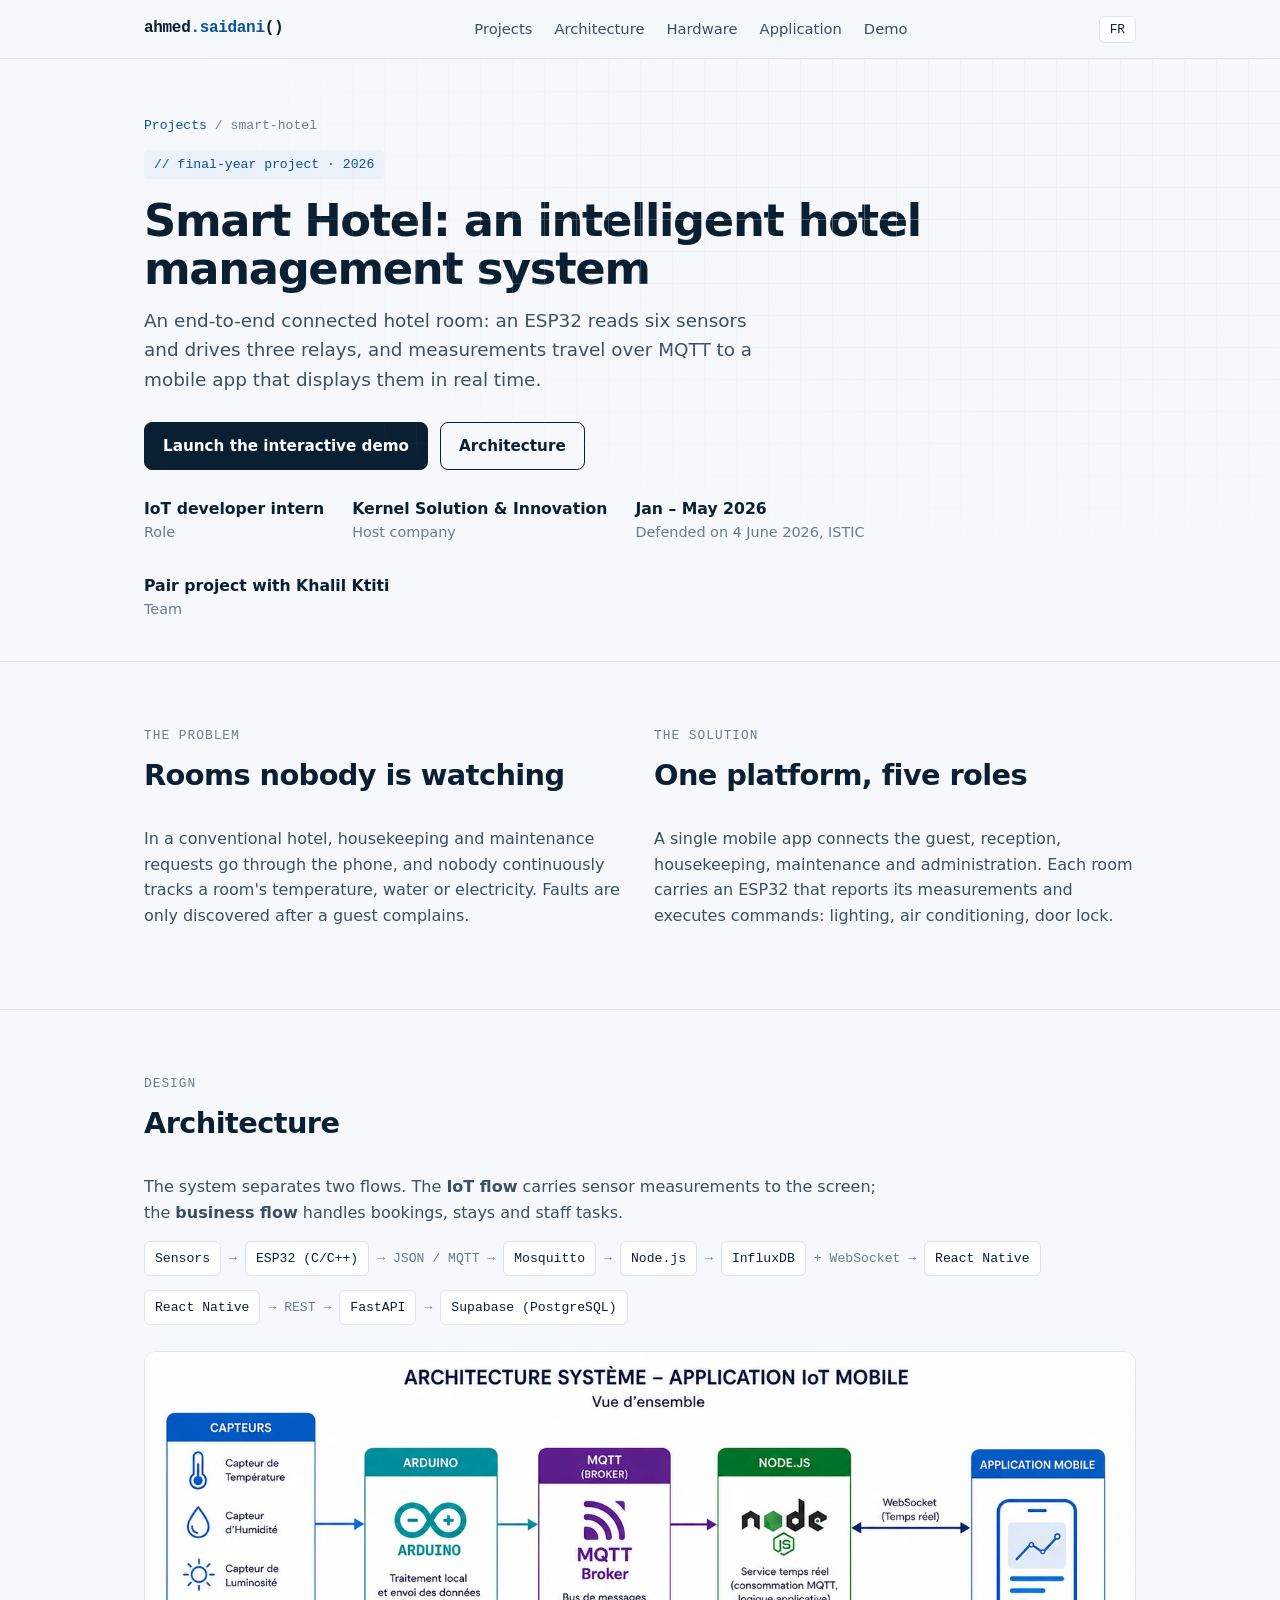
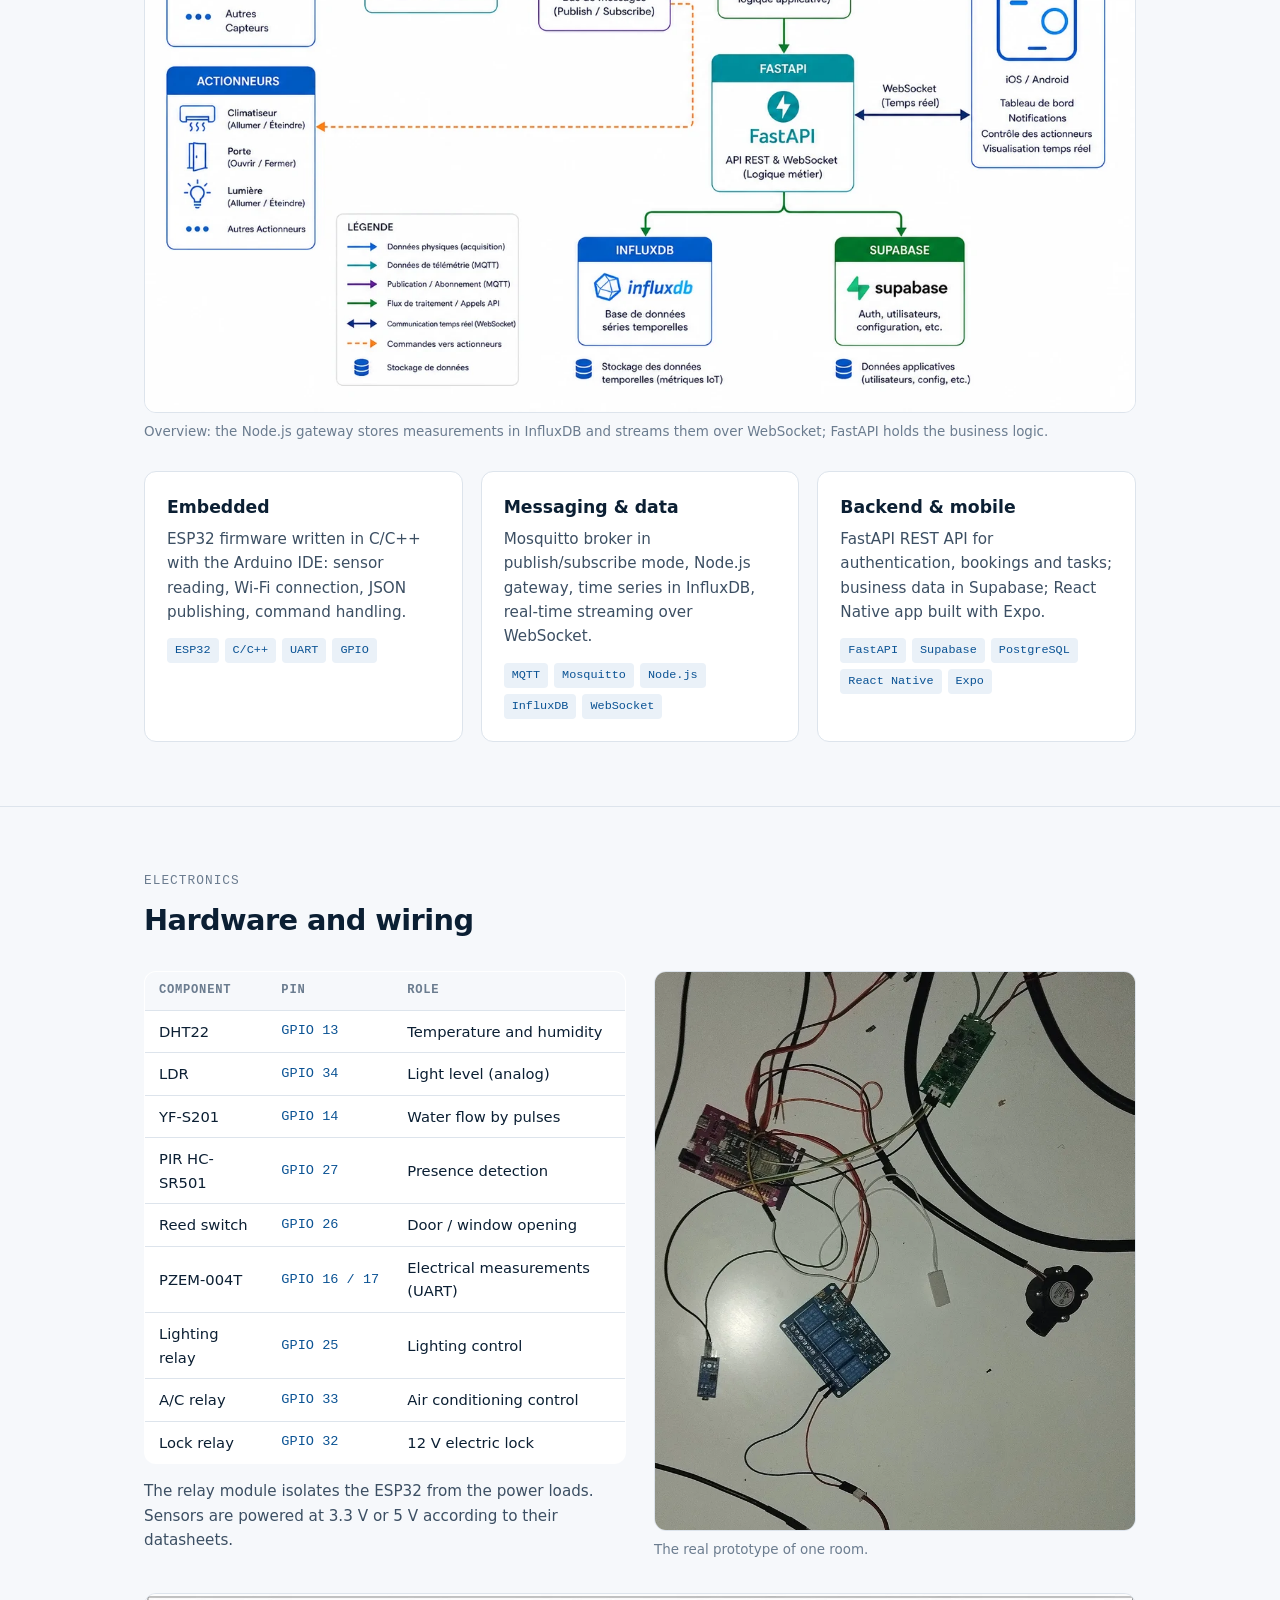
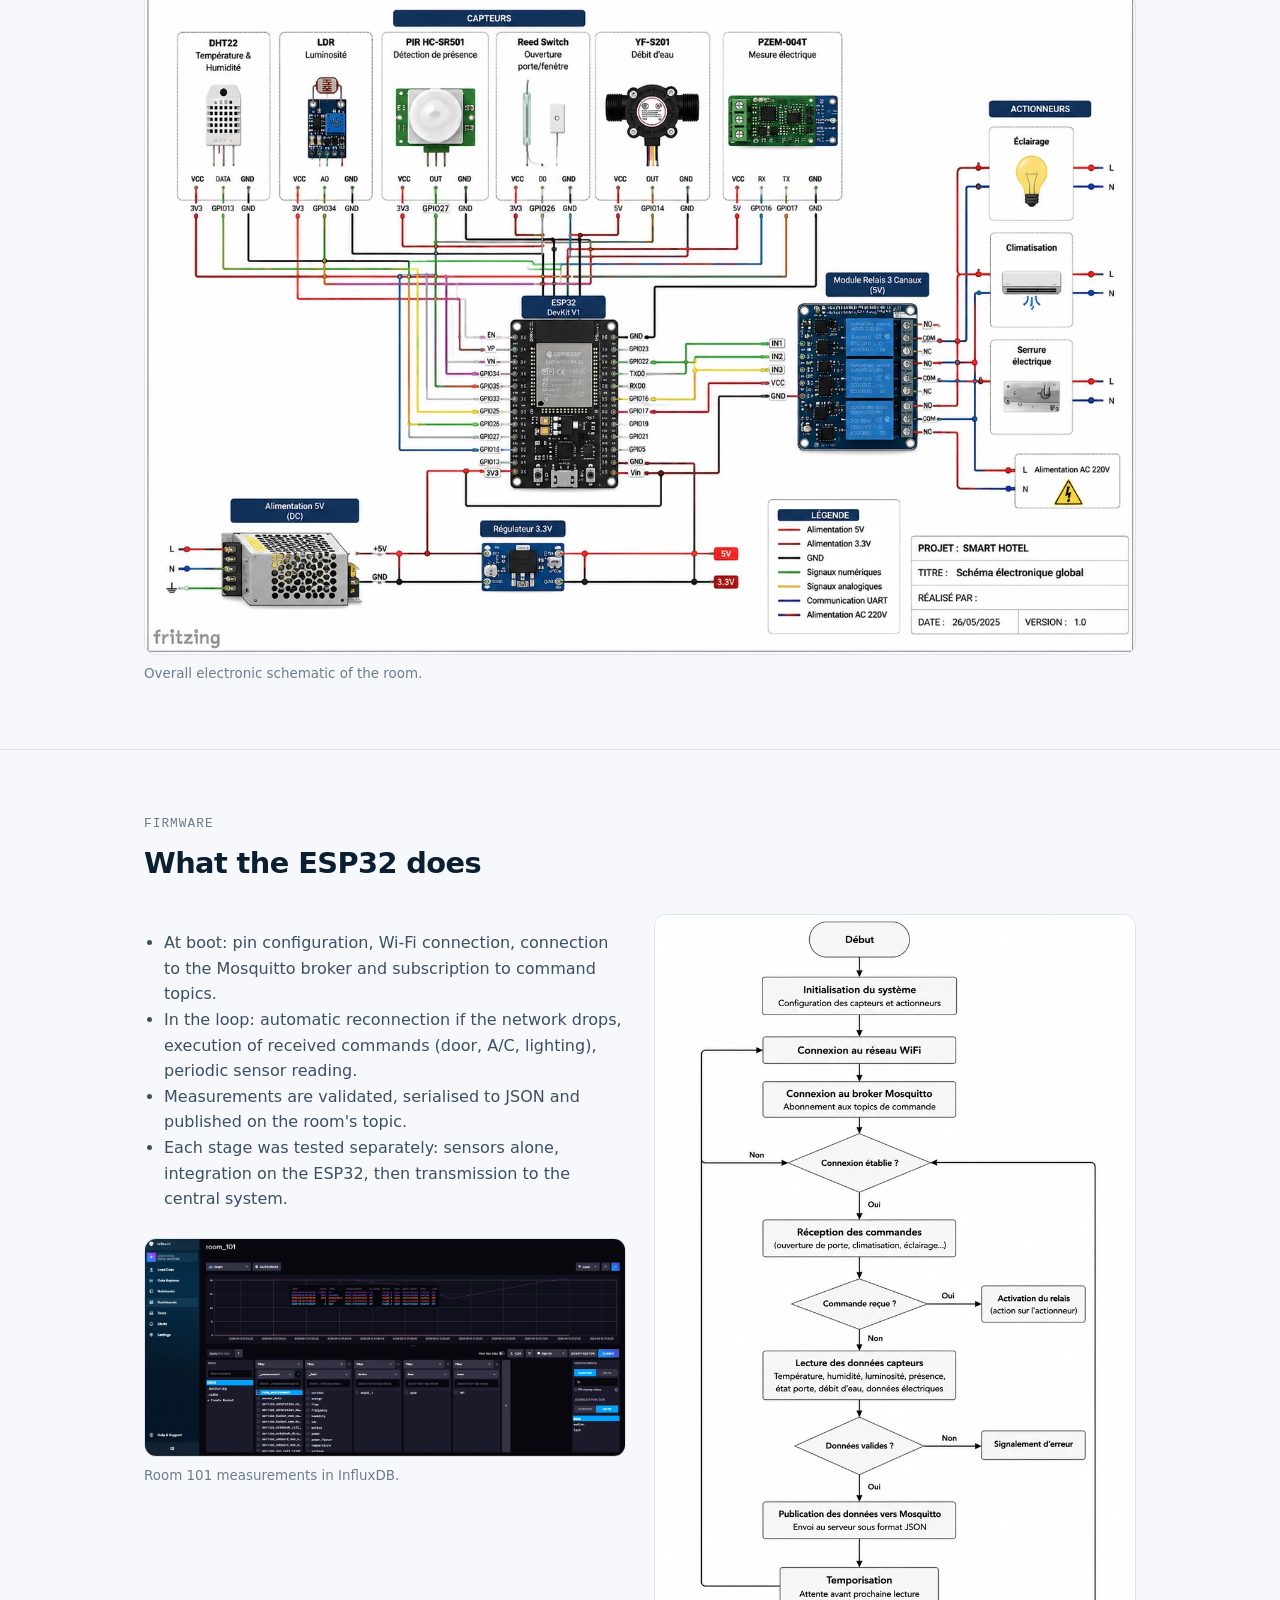
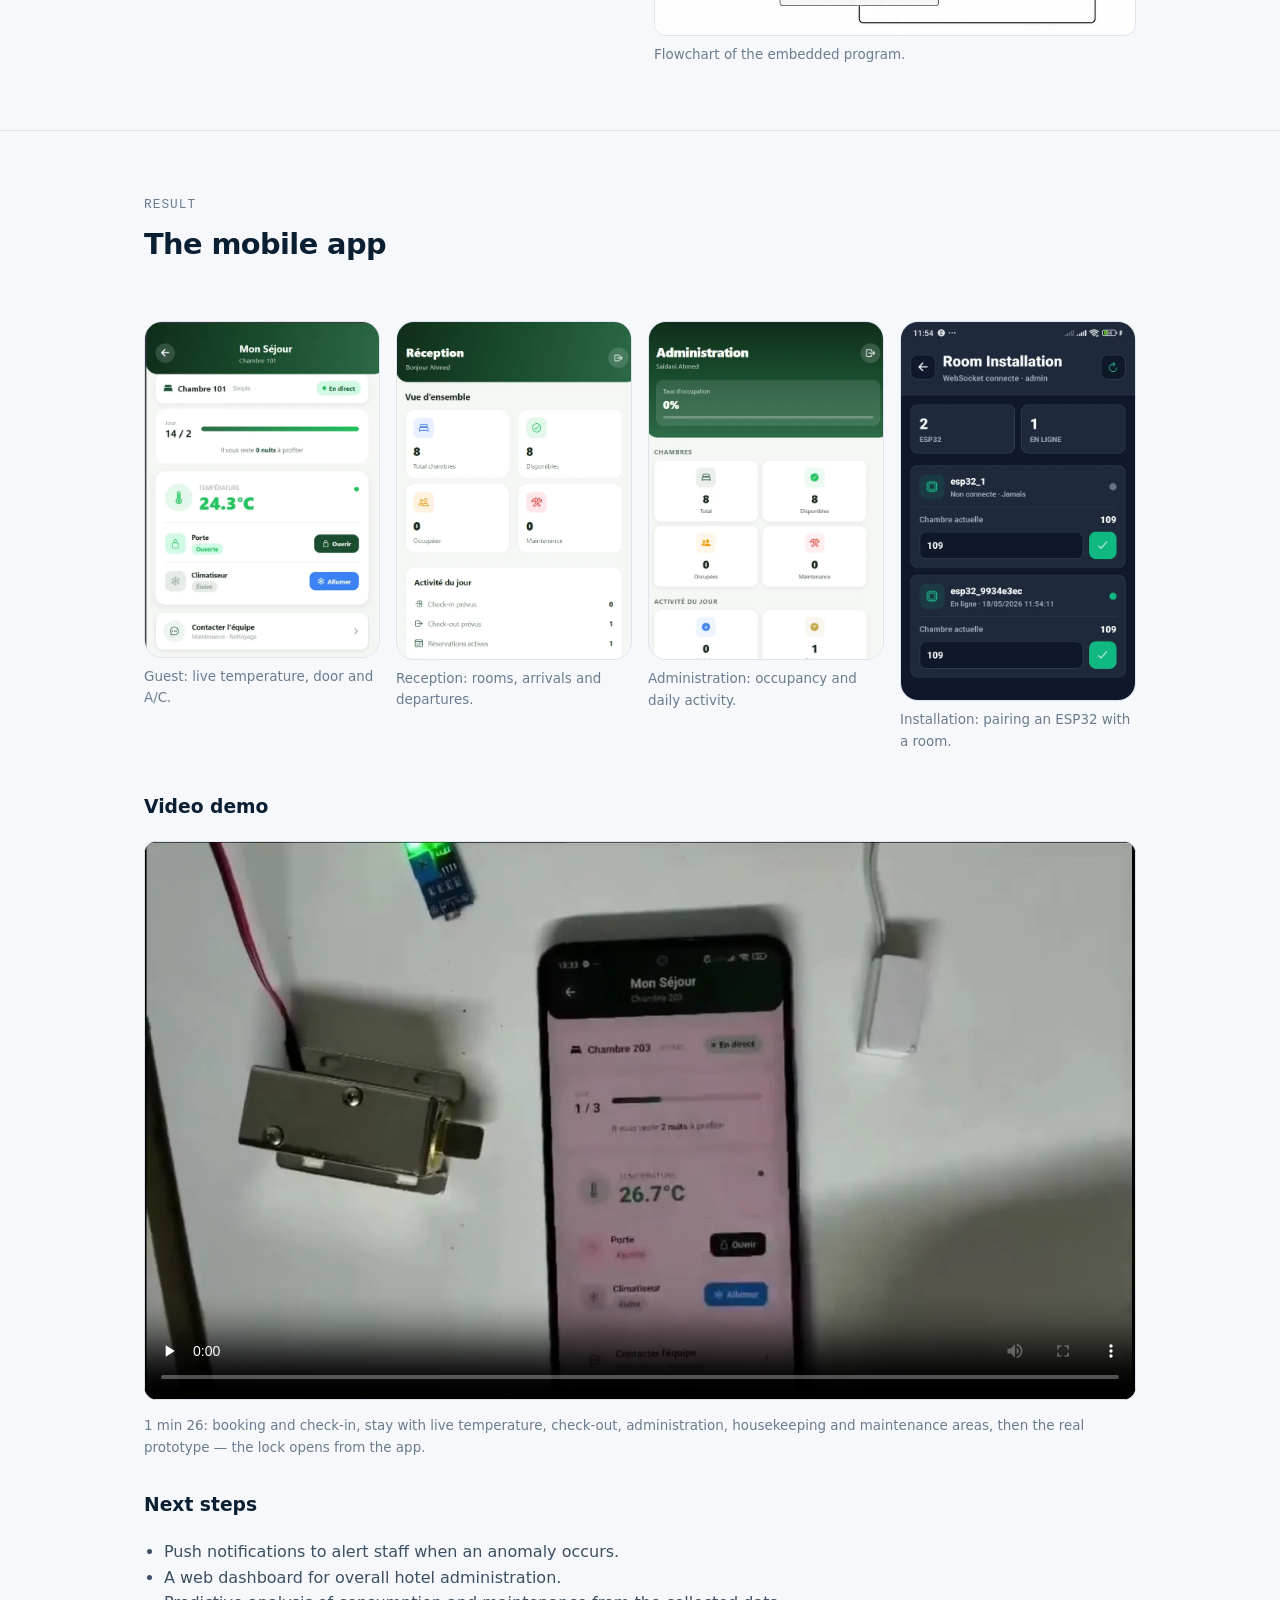
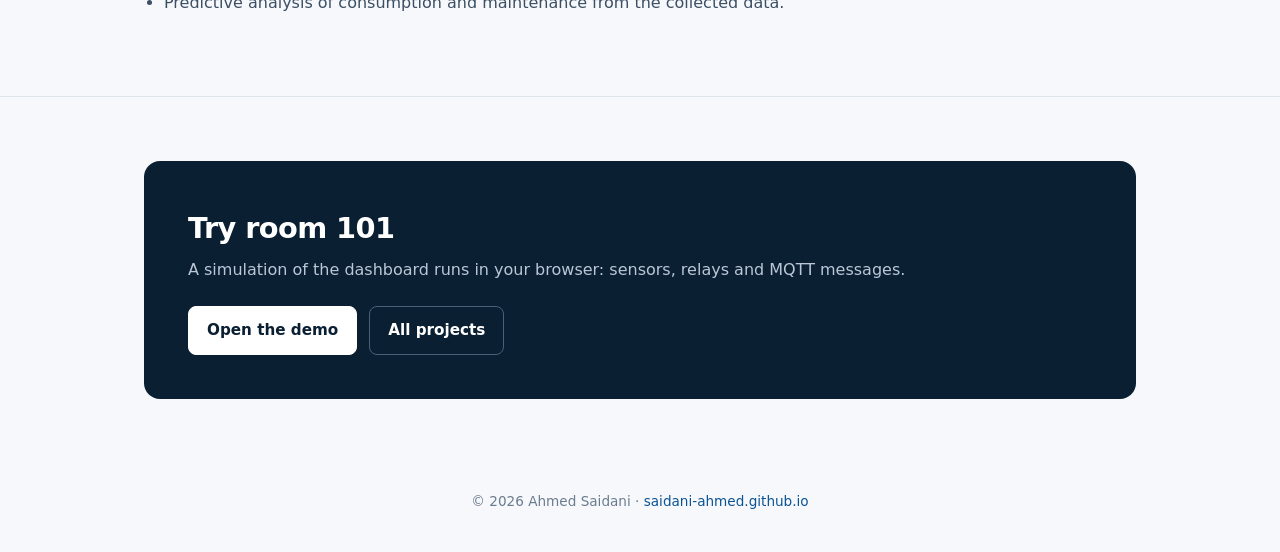
<file: projets/smart-hotel.html>
<!DOCTYPE html>
<html lang="fr" data-lang="fr" data-title-fr="Smart Hotel — Système intelligent de gestion hôtelière | Ahmed Saidani" data-title-en="Smart Hotel — Intelligent hotel management system | Ahmed Saidani">
<head>
<meta charset="utf-8">
<meta name="viewport" content="width=device-width, initial-scale=1">
<title>Smart Hotel — Système intelligent de gestion hôtelière | Ahmed Saidani</title>
<meta name="description" content="Projet de fin d'études : chambre d'hôtel connectée. Firmware ESP32 en C/C++, 6 capteurs, 3 relais, MQTT (Mosquitto), passerelle Node.js, InfluxDB, backend FastAPI, Supabase et application mobile React Native.">
<meta name="author" content="Ahmed Saidani">
<meta property="og:title" content="Smart Hotel — Système intelligent de gestion hôtelière">
<meta property="og:description" content="ESP32, MQTT, Node.js, InfluxDB, FastAPI, React Native : une chambre d'hôtel connectée de bout en bout.">
<meta property="og:image" content="https://saidani-ahmed.github.io/assets/img/sh-architecture.webp">
<meta name="theme-color" content="#0b1f33">
<link rel="stylesheet" href="../assets/site.css">
</head>
<body>

<header class="nav">
  <div class="wrap">
    <a class="brand" href="../index.html">ahmed<span>.saidani</span>()</a>
    <nav aria-label="Navigation">
      <ul>
        <li><a href="../index.html#projets"><span lang="fr">Projets</span><span lang="en">Projects</span></a></li>
        <li><a href="#architecture">Architecture</a></li>
        <li><a href="#materiel"><span lang="fr">Matériel</span><span lang="en">Hardware</span></a></li>
        <li><a href="#application">Application</a></li>
        <li><a href="../demo/smart-hotel.html"><span lang="fr">Démo</span><span lang="en">Demo</span></a></li>
      </ul>
    </nav>
    <button class="lang" id="langBtn" type="button" aria-label="Changer de langue / Switch language">EN</button>
  </div>
</header>

<main>
  <div class="hero phead">
    <div class="wrap">
      <div class="crumb"><a href="../index.html#projets"><span lang="fr">Projets</span><span lang="en">Projects</span></a> / smart-hotel</div>
      <span class="tag" style="margin-top:14px"><span lang="fr">// projet de fin d'études · 2026</span><span lang="en">// final-year project · 2026</span></span>
      <h1 lang="fr">Smart Hotel : système intelligent de gestion hôtelière</h1>
      <h1 lang="en">Smart Hotel: an intelligent hotel management system</h1>
      <p class="lead" lang="fr">Une chambre d'hôtel connectée de bout en bout : un ESP32 lit six capteurs et pilote trois relais, les mesures remontent en MQTT jusqu'à une application mobile qui les affiche en temps réel.</p>
      <p class="lead" lang="en">An end-to-end connected hotel room: an ESP32 reads six sensors and drives three relays, and measurements travel over MQTT to a mobile app that displays them in real time.</p>
      <div class="cta">
        <a class="btn primary" href="../demo/smart-hotel.html"><span lang="fr">Lancer la démo interactive</span><span lang="en">Launch the interactive demo</span></a>
        <a class="btn ghost" href="#architecture">Architecture</a>
      </div>
      <div class="meta">
        <div><b lang="fr">Stagiaire développeur IoT</b><b lang="en">IoT developer intern</b><span lang="fr">Rôle</span><span lang="en">Role</span></div>
        <div><b>Kernel Solution &amp; Innovation</b><span lang="fr">Entreprise d'accueil</span><span lang="en">Host company</span></div>
        <div><b lang="fr">Janv. – Mai 2026</b><b lang="en">Jan – May 2026</b><span lang="fr">Soutenu le 4 juin 2026, ISTIC</span><span lang="en">Defended on 4 June 2026, ISTIC</span></div>
        <div><b lang="fr">Binôme avec Khalil Ktiti</b><b lang="en">Pair project with Khalil Ktiti</b><span lang="fr">Équipe</span><span lang="en">Team</span></div>
      </div>
    </div>
  </div>

  <section>
    <div class="wrap two">
      <div class="prose">
        <div class="kicker"><span lang="fr">Le problème</span><span lang="en">The problem</span></div>
        <h2><span lang="fr">Des chambres que personne ne surveille</span><span lang="en">Rooms nobody is watching</span></h2>
        <p lang="fr">Dans un hôtel classique, les demandes de ménage et de maintenance passent par téléphone, et personne ne suit en continu la température, l'eau ou l'électricité d'une chambre. Les pannes ne sont découvertes qu'après la réclamation du client.</p>
        <p lang="en">In a conventional hotel, housekeeping and maintenance requests go through the phone, and nobody continuously tracks a room's temperature, water or electricity. Faults are only discovered after a guest complains.</p>
      </div>
      <div class="prose">
        <div class="kicker"><span lang="fr">La solution</span><span lang="en">The solution</span></div>
        <h2><span lang="fr">Une plateforme, cinq rôles</span><span lang="en">One platform, five roles</span></h2>
        <p lang="fr">Une application mobile unique relie le client, la réception, le ménage, la maintenance et l'administration. Chaque chambre embarque un ESP32 qui remonte ses mesures et exécute les commandes : éclairage, climatisation, serrure.</p>
        <p lang="en">A single mobile app connects the guest, reception, housekeeping, maintenance and administration. Each room carries an ESP32 that reports its measurements and executes commands: lighting, air conditioning, door lock.</p>
      </div>
    </div>
  </section>

  <section id="architecture">
    <div class="wrap">
      <div class="kicker"><span lang="fr">Conception</span><span lang="en">Design</span></div>
      <h2>Architecture</h2>
      <div class="prose">
        <p lang="fr">Le système sépare deux flux. Le <b>flux IoT</b> transporte les mesures des capteurs jusqu'à l'écran ; le <b>flux métier</b> gère les réservations, les séjours et les tâches du personnel.</p>
        <p lang="en">The system separates two flows. The <b>IoT flow</b> carries sensor measurements to the screen; the <b>business flow</b> handles bookings, stays and staff tasks.</p>
      </div>
      <div class="flow" aria-label="IoT flow"><span lang="fr">Capteurs</span><span lang="en">Sensors</span><i>→</i><span>ESP32 (C/C++)</span><i>→ JSON / MQTT →</i><span>Mosquitto</span><i>→</i><span>Node.js</span><i>→</i><span>InfluxDB</span><i>+ WebSocket →</i><span>React Native</span></div>
      <div class="flow" aria-label="Business flow"><span>React Native</span><i>→ REST →</i><span>FastAPI</span><i>→</i><span>Supabase (PostgreSQL)</span></div>
      <figure>
        <img src="../assets/img/sh-architecture.webp" alt="Schéma d'architecture : capteurs, ESP32, broker MQTT, Node.js, FastAPI, InfluxDB, Supabase, application mobile" width="1400" height="933" loading="lazy">
        <figcaption lang="fr">Vue d'ensemble : la passerelle Node.js stocke les mesures dans InfluxDB et les diffuse en WebSocket ; FastAPI porte la logique métier.</figcaption>
        <figcaption lang="en">Overview: the Node.js gateway stores measurements in InfluxDB and streams them over WebSocket; FastAPI holds the business logic.</figcaption>
      </figure>
      <div class="grid g3" style="margin-top:28px">
        <div class="card"><h3><span lang="fr">Embarqué</span><span lang="en">Embedded</span></h3>
          <p lang="fr">Firmware ESP32 écrit en C/C++ avec Arduino IDE : lecture des capteurs, connexion Wi-Fi, publication JSON, réception des commandes.</p>
          <p lang="en">ESP32 firmware written in C/C++ with the Arduino IDE: sensor reading, Wi-Fi connection, JSON publishing, command handling.</p>
          <div class="chips"><span class="chip">ESP32</span><span class="chip">C/C++</span><span class="chip">UART</span><span class="chip">GPIO</span></div></div>
        <div class="card"><h3><span lang="fr">Communication &amp; données</span><span lang="en">Messaging &amp; data</span></h3>
          <p lang="fr">Broker Mosquitto en publication/abonnement, passerelle Node.js, séries temporelles dans InfluxDB, diffusion temps réel en WebSocket.</p>
          <p lang="en">Mosquitto broker in publish/subscribe mode, Node.js gateway, time series in InfluxDB, real-time streaming over WebSocket.</p>
          <div class="chips"><span class="chip">MQTT</span><span class="chip">Mosquitto</span><span class="chip">Node.js</span><span class="chip">InfluxDB</span><span class="chip">WebSocket</span></div></div>
        <div class="card"><h3><span lang="fr">Backend &amp; mobile</span><span lang="en">Backend &amp; mobile</span></h3>
          <p lang="fr">API REST FastAPI pour l'authentification, les réservations et les tâches ; données métier dans Supabase ; application React Native avec Expo.</p>
          <p lang="en">FastAPI REST API for authentication, bookings and tasks; business data in Supabase; React Native app built with Expo.</p>
          <div class="chips"><span class="chip">FastAPI</span><span class="chip">Supabase</span><span class="chip">PostgreSQL</span><span class="chip">React Native</span><span class="chip">Expo</span></div></div>
      </div>
    </div>
  </section>

  <section id="materiel">
    <div class="wrap">
      <div class="kicker"><span lang="fr">Électronique</span><span lang="en">Electronics</span></div>
      <h2><span lang="fr">Matériel et câblage</span><span lang="en">Hardware and wiring</span></h2>
      <div class="two">
        <div>
          <table class="tbl">
            <thead><tr><th><span lang="fr">Composant</span><span lang="en">Component</span></th><th><span lang="fr">Broche</span><span lang="en">Pin</span></th><th><span lang="fr">Rôle</span><span lang="en">Role</span></th></tr></thead>
            <tbody>
              <tr><td>DHT22</td><td>GPIO 13</td><td><span lang="fr">Température et humidité</span><span lang="en">Temperature and humidity</span></td></tr>
              <tr><td>LDR</td><td>GPIO 34</td><td><span lang="fr">Luminosité (analogique)</span><span lang="en">Light level (analog)</span></td></tr>
              <tr><td>YF-S201</td><td>GPIO 14</td><td><span lang="fr">Débit d'eau par impulsions</span><span lang="en">Water flow by pulses</span></td></tr>
              <tr><td>PIR HC-SR501</td><td>GPIO 27</td><td><span lang="fr">Détection de présence</span><span lang="en">Presence detection</span></td></tr>
              <tr><td>Reed switch</td><td>GPIO 26</td><td><span lang="fr">Ouverture porte / fenêtre</span><span lang="en">Door / window opening</span></td></tr>
              <tr><td>PZEM-004T</td><td>GPIO 16 / 17</td><td><span lang="fr">Mesures électriques (UART)</span><span lang="en">Electrical measurements (UART)</span></td></tr>
              <tr><td><span lang="fr">Relais éclairage</span><span lang="en">Lighting relay</span></td><td>GPIO 25</td><td><span lang="fr">Commande de l'éclairage</span><span lang="en">Lighting control</span></td></tr>
              <tr><td><span lang="fr">Relais climatisation</span><span lang="en">A/C relay</span></td><td>GPIO 33</td><td><span lang="fr">Commande de la climatisation</span><span lang="en">Air conditioning control</span></td></tr>
              <tr><td><span lang="fr">Relais serrure</span><span lang="en">Lock relay</span></td><td>GPIO 32</td><td><span lang="fr">Serrure électrique 12 V</span><span lang="en">12 V electric lock</span></td></tr>
            </tbody>
          </table>
          <p class="prose" style="color:var(--ink-2);font-size:.95rem" lang="fr">Le module relais isole l'ESP32 des charges de puissance. Les capteurs sont alimentés en 3,3 V ou 5 V selon leur fiche technique.</p>
          <p class="prose" style="color:var(--ink-2);font-size:.95rem" lang="en">The relay module isolates the ESP32 from the power loads. Sensors are powered at 3.3 V or 5 V according to their datasheets.</p>
        </div>
        <figure style="margin:0">
          <img src="../assets/img/sh-prototype.webp" alt="Photo du prototype : ESP32, module relais, capteur de débit, serrure électrique" width="800" height="1538" loading="lazy" style="max-height:560px;object-fit:cover">
          <figcaption lang="fr">Le prototype réel d'une chambre.</figcaption>
          <figcaption lang="en">The real prototype of one room.</figcaption>
        </figure>
      </div>
      <figure>
        <img src="../assets/img/sh-schema.webp" alt="Schéma électronique : ESP32 DevKit, six capteurs, module relais, alimentation 5 V et régulateur 3,3 V" width="1400" height="933" loading="lazy">
        <figcaption lang="fr">Schéma électronique global de la chambre.</figcaption>
        <figcaption lang="en">Overall electronic schematic of the room.</figcaption>
      </figure>
    </div>
  </section>

  <section id="firmware">
    <div class="wrap">
      <div class="kicker">Firmware</div>
      <h2><span lang="fr">Ce que fait l'ESP32</span><span lang="en">What the ESP32 does</span></h2>
      <div class="two">
        <div class="prose">
          <ul lang="fr">
            <li>Au démarrage : configuration des broches, connexion Wi-Fi, connexion au broker Mosquitto et abonnement aux topics de commande.</li>
            <li>En boucle : reconnexion automatique si le réseau tombe, exécution des commandes reçues (porte, climatisation, éclairage), lecture périodique des capteurs.</li>
            <li>Les mesures sont validées, sérialisées en JSON puis publiées sur le topic de la chambre.</li>
            <li>Chaque étape a été testée séparément : capteurs seuls, intégration sur l'ESP32, puis transmission jusqu'au système central.</li>
          </ul>
          <ul lang="en">
            <li>At boot: pin configuration, Wi-Fi connection, connection to the Mosquitto broker and subscription to command topics.</li>
            <li>In the loop: automatic reconnection if the network drops, execution of received commands (door, A/C, lighting), periodic sensor reading.</li>
            <li>Measurements are validated, serialised to JSON and published on the room's topic.</li>
            <li>Each stage was tested separately: sensors alone, integration on the ESP32, then transmission to the central system.</li>
          </ul>
          <figure>
            <img src="../assets/img/sh-influxdb.webp" alt="Tableau de bord InfluxDB affichant les mesures de la chambre 101" width="1400" height="633" loading="lazy">
            <figcaption lang="fr">Les mesures de la chambre 101 dans InfluxDB.</figcaption>
            <figcaption lang="en">Room 101 measurements in InfluxDB.</figcaption>
          </figure>
        </div>
        <figure style="margin:0">
          <img src="../assets/img/sh-organigramme.webp" alt="Organigramme du programme embarqué de l'ESP32" width="800" height="1200" loading="lazy">
          <figcaption lang="fr">Organigramme du programme embarqué.</figcaption>
          <figcaption lang="en">Flowchart of the embedded program.</figcaption>
        </figure>
      </div>
    </div>
  </section>

  <section id="application">
    <div class="wrap">
      <div class="kicker"><span lang="fr">Résultat</span><span lang="en">Result</span></div>
      <h2><span lang="fr">L'application mobile</span><span lang="en">The mobile app</span></h2>
      <div class="phones">
        <figure><img src="../assets/img/sh-app-sejour.webp" alt="Écran Mon séjour : température en direct, porte, climatiseur" width="600" height="858" loading="lazy">
          <figcaption lang="fr">Client : température en direct, porte et climatiseur.</figcaption><figcaption lang="en">Guest: live temperature, door and A/C.</figcaption></figure>
        <figure><img src="../assets/img/sh-app-reception.webp" alt="Tableau de bord de la réception" width="597" height="859" loading="lazy">
          <figcaption lang="fr">Réception : chambres, arrivées et départs.</figcaption><figcaption lang="en">Reception: rooms, arrivals and departures.</figcaption></figure>
        <figure><img src="../assets/img/sh-app-admin.webp" alt="Tableau de bord administrateur" width="593" height="854" loading="lazy">
          <figcaption lang="fr">Administration : occupation et activité du jour.</figcaption><figcaption lang="en">Administration: occupancy and daily activity.</figcaption></figure>
        <figure><img src="../assets/img/sh-app-install.webp" alt="Écran d'association des ESP32 aux chambres" width="600" height="969" loading="lazy">
          <figcaption lang="fr">Installation : association d'un ESP32 à une chambre.</figcaption><figcaption lang="en">Installation: pairing an ESP32 with a room.</figcaption></figure>
      </div>
      <h3 style="margin-top:40px"><span lang="fr">Démo vidéo</span><span lang="en">Video demo</span></h3>
      <figure style="margin-top:12px">
        <video controls preload="none" playsinline poster="../assets/img/sh-video-poster.webp" width="1280" height="720" style="width:100%;height:auto;border-radius:12px;border:1px solid var(--line);background:#000">
          <source src="../assets/video/smart-hotel-demo.mp4" type="video/mp4">
        </video>
        <figcaption lang="fr">1 min 26 : réservation et check-in, séjour avec température en direct, check-out, espaces administration, ménage et maintenance, puis le prototype réel — la serrure s'ouvre depuis l'application.</figcaption>
        <figcaption lang="en">1 min 26: booking and check-in, stay with live temperature, check-out, administration, housekeeping and maintenance areas, then the real prototype — the lock opens from the app.</figcaption>
      </figure>
      <div class="prose" style="margin-top:32px">
        <h3><span lang="fr">Pistes d'amélioration</span><span lang="en">Next steps</span></h3>
        <ul lang="fr">
          <li>Notifications push pour alerter le personnel en cas d'anomalie.</li>
          <li>Tableau de bord web pour l'administration générale de l'hôtel.</li>
          <li>Analyses prédictives sur la consommation et la maintenance à partir des données collectées.</li>
        </ul>
        <ul lang="en">
          <li>Push notifications to alert staff when an anomaly occurs.</li>
          <li>A web dashboard for overall hotel administration.</li>
          <li>Predictive analysis of consumption and maintenance from the collected data.</li>
        </ul>
      </div>
    </div>
  </section>

  <section>
    <div class="wrap">
      <div class="contact">
        <div>
          <h2><span lang="fr">Essayez la chambre 101</span><span lang="en">Try room 101</span></h2>
          <p lang="fr">Une simulation du tableau de bord tourne dans votre navigateur : capteurs, relais et messages MQTT.</p>
          <p lang="en">A simulation of the dashboard runs in your browser: sensors, relays and MQTT messages.</p>
        </div>
        <div class="cta">
          <a class="btn primary" href="../demo/smart-hotel.html"><span lang="fr">Ouvrir la démo</span><span lang="en">Open the demo</span></a>
          <a class="btn ghost" href="../index.html#projets"><span lang="fr">Tous les projets</span><span lang="en">All projects</span></a>
        </div>
      </div>
    </div>
  </section>
</main>

<footer>© <span id="year">2026</span> Ahmed Saidani · <a href="../index.html">saidani-ahmed.github.io</a></footer>
<script src="../assets/site.js"></script>
</body>
</html>
</file>
<file: assets/site.css>
:root{
    --ink:#0b1f33; --ink-2:#3c4f63; --muted:#6b7c8f; --line:#dde4ec;
    --bg:#f6f8fb; --card:#ffffff; --accent:#0b5394; --accent-2:#76b900; --chip:#eaf1f8;
    --mono: ui-monospace, "SFMono-Regular", "JetBrains Mono", Menlo, Consolas, monospace;
    --sans: system-ui, -apple-system, "Segoe UI", Roboto, "Helvetica Neue", Arial, sans-serif;
  }
  *{box-sizing:border-box}
  html{scroll-behavior:smooth}
  body{margin:0;font-family:var(--sans);color:var(--ink);background:var(--bg);line-height:1.6;-webkit-font-smoothing:antialiased}
  html[data-lang="fr"] [lang="en"]:not(html){display:none}
  html[data-lang="en"] [lang="fr"]:not(html){display:none}
  a{color:var(--accent);text-decoration:none}
  a:hover{text-decoration:underline}
  .wrap{max-width:1040px;margin:0 auto;padding:0 24px}

  /* nav */
  header.nav{position:sticky;top:0;z-index:10;background:rgba(246,248,251,.9);backdrop-filter:blur(8px);border-bottom:1px solid var(--line)}
  header.nav .wrap{display:flex;align-items:center;justify-content:space-between;height:58px;gap:16px}
  .brand{font-family:var(--mono);font-weight:700;color:var(--ink);letter-spacing:-.02em}
  .brand span{color:var(--accent)}
  nav ul{display:flex;gap:22px;list-style:none;margin:0;padding:0;font-size:.92rem}
  nav a{color:var(--ink-2)}
  .lang{font-family:var(--mono);font-size:.8rem;border:1px solid var(--line);background:var(--card);border-radius:6px;padding:5px 10px;cursor:pointer;color:var(--ink)}
  @media (max-width:720px){nav ul{display:none}}

  /* hero */
  .hero{padding:84px 0 64px;position:relative;overflow:hidden}
  .hero::before{content:"";position:absolute;inset:0;background-image:
      linear-gradient(var(--line) 1px,transparent 1px),linear-gradient(90deg,var(--line) 1px,transparent 1px);
      background-size:32px 32px;opacity:.45;mask-image:radial-gradient(ellipse at 80% 20%,#000 0%,transparent 60%);pointer-events:none}
  .tag{font-family:var(--mono);font-size:.82rem;color:var(--accent);background:var(--chip);display:inline-block;padding:4px 10px;border-radius:4px}
  h1{font-size:clamp(2.3rem,5vw,3.6rem);line-height:1.08;margin:18px 0 12px;letter-spacing:-.03em}
  .lead{font-size:1.15rem;color:var(--ink-2);max-width:640px;margin:0 0 28px}
  .cta{display:flex;flex-wrap:wrap;gap:12px}
  .btn{display:inline-flex;align-items:center;gap:8px;padding:11px 18px;border-radius:8px;font-weight:600;font-size:.95rem;border:1px solid var(--ink)}
  .btn.primary{background:var(--ink);color:#fff}
  .btn.ghost{color:var(--ink);background:transparent}
  .btn:hover{text-decoration:none;transform:translateY(-1px)}
  .stats{display:flex;flex-wrap:wrap;gap:32px;margin-top:44px;font-size:.9rem;color:var(--muted)}
  .stats b{display:block;font-size:1.35rem;color:var(--ink);font-family:var(--mono)}

  /* sections */
  section{padding:64px 0;border-top:1px solid var(--line)}
  .kicker{font-family:var(--mono);font-size:.8rem;color:var(--muted);text-transform:uppercase;letter-spacing:.08em}
  h2{font-size:1.8rem;margin:6px 0 28px;letter-spacing:-.02em}
  .grid{display:grid;gap:18px}
  .g2{grid-template-columns:repeat(auto-fit,minmax(300px,1fr))}
  .g3{grid-template-columns:repeat(auto-fit,minmax(260px,1fr))}
  .card{background:var(--card);border:1px solid var(--line);border-radius:12px;padding:22px}
  .card h3{margin:0 0 6px;font-size:1.08rem}
  .card p{margin:0;color:var(--ink-2);font-size:.95rem}
  .chips{display:flex;flex-wrap:wrap;gap:6px;margin-top:14px}
  .chip{font-family:var(--mono);font-size:.74rem;background:var(--chip);color:var(--accent);padding:3px 8px;border-radius:4px}
  .featured{border-left:4px solid var(--accent);grid-column:1/-1}
  .tl ul li{padding:2px 0}
  @media (max-width:640px){.stats{display:grid;grid-template-columns:1fr 1fr;gap:20px}}

  /* timeline */
  .tl{list-style:none;margin:0;padding:0}
  .tl > li{display:grid;grid-template-columns:170px 1fr;gap:20px;padding:20px 0;border-bottom:1px dashed var(--line)}
  .tl > li:last-child{border-bottom:0}
  .when{font-family:var(--mono);font-size:.84rem;color:var(--muted)}
  .tl h3{margin:0;font-size:1.05rem}
  .tl .org{color:var(--accent);font-weight:600;font-size:.95rem}
  .tl ul{margin:8px 0 0;padding-left:18px;color:var(--ink-2);font-size:.95rem}
  @media (max-width:640px){.tl > li{grid-template-columns:1fr;gap:4px}}

  /* skills */
  .skill h3{font-family:var(--mono);font-size:.85rem;color:var(--muted);text-transform:uppercase;letter-spacing:.06em;margin-bottom:10px}

  /* certs */
  .cert{display:grid;grid-template-columns:220px 1fr;gap:22px;align-items:center}
  .cert img{width:100%;border:1px solid var(--line);border-radius:8px;display:block}
  .badge{display:inline-block;font-family:var(--mono);font-size:.72rem;color:#fff;background:var(--accent-2);padding:2px 8px;border-radius:4px;margin-bottom:8px}
  .id{font-family:var(--mono);font-size:.78rem;color:var(--muted);word-break:break-all;margin-top:8px}
  @media (max-width:640px){.cert{grid-template-columns:1fr}}

  /* contact */
  .contact{background:var(--ink);color:#fff;border-radius:16px;padding:44px;display:flex;flex-wrap:wrap;justify-content:space-between;gap:24px;align-items:center}
  .contact h2{margin:0 0 6px;color:#fff}
  .contact p{margin:0;color:#b9c7d6}
  .contact .btn.primary{background:#fff;color:var(--ink);border-color:#fff}
  .contact .btn.ghost{color:#fff;border-color:#4a6077}
  footer{padding:28px 0 40px;color:var(--muted);font-size:.85rem;text-align:center}

  /* pages projet */
  .card .more{display:inline-block;margin-top:14px;font-weight:600;font-size:.9rem}
  .card .more + .more{margin-left:16px}
  .phead{padding:56px 0 40px}
  .crumb{font-family:var(--mono);font-size:.82rem;color:var(--muted)}
  .phead h1{font-size:clamp(1.9rem,4vw,2.8rem)}
  .meta{display:flex;flex-wrap:wrap;gap:28px;margin-top:26px;font-size:.9rem;color:var(--muted)}
  .meta b{display:block;color:var(--ink);font-size:.98rem}
  .prose{max-width:760px}
  .prose p,.prose li{color:var(--ink-2)}
  .prose ul{padding-left:20px}
  figure{margin:26px 0 0}
  figure img{width:100%;height:auto;display:block;border:1px solid var(--line);border-radius:12px;background:#fff}
  figcaption{font-size:.84rem;color:var(--muted);margin-top:8px}
  .two{display:grid;grid-template-columns:1fr 1fr;gap:28px;align-items:start}
  .phones{display:grid;grid-template-columns:repeat(4,1fr);gap:16px}
  .phones img{border-radius:18px}
  @media (max-width:760px){.two{grid-template-columns:1fr}.phones{grid-template-columns:1fr 1fr}}
  .tbl{width:100%;border-collapse:collapse;font-size:.92rem;background:var(--card);border:1px solid var(--line);border-radius:12px;overflow:hidden}
  .tbl th,.tbl td{text-align:left;padding:9px 14px;border-bottom:1px solid var(--line)}
  .tbl th{font-family:var(--mono);font-size:.76rem;text-transform:uppercase;letter-spacing:.06em;color:var(--muted);background:var(--bg)}
  .tbl tr:last-child td{border-bottom:0}
  .tbl td:nth-child(2){font-family:var(--mono);font-size:.85rem;color:var(--accent);white-space:nowrap}
  .flow{display:flex;flex-wrap:wrap;align-items:center;gap:8px;font-family:var(--mono);font-size:.82rem;margin:14px 0}
  .flow span{background:var(--card);border:1px solid var(--line);border-radius:6px;padding:6px 10px}
  .flow i{color:var(--muted);font-style:normal}
</file>
<file: assets/demo.css>
body{background:#0b1622;color:#e6edf5}
  header.nav{background:rgba(11,22,34,.9);border-color:#1e2e40}
  .brand,nav a,.lang{color:#e6edf5}
  .brand span{color:#6fb1ff}
  .lang{background:#13202f;border-color:#1e2e40}
  .wrap{max-width:1120px}
  .top{padding:36px 0 18px;display:flex;flex-wrap:wrap;justify-content:space-between;gap:16px;align-items:flex-end}
  .top h1{font-size:1.9rem;margin:8px 0 4px}
  .top p{margin:0;color:#8fa3b8;max-width:620px}
  .sim{font-family:var(--mono);font-size:.76rem;background:#3a2a05;color:#ffcf66;border:1px solid #6b4e0c;border-radius:6px;padding:4px 10px;display:inline-block}
  .status{font-family:var(--mono);font-size:.82rem;color:#8fa3b8;text-align:right}
  .dot{display:inline-block;width:8px;height:8px;border-radius:50%;background:#35d07f;margin-right:6px;box-shadow:0 0 0 0 rgba(53,208,127,.6);animation:pulse 1.6s infinite}
  @keyframes pulse{70%{box-shadow:0 0 0 8px rgba(53,208,127,0)}100%{box-shadow:0 0 0 0 rgba(53,208,127,0)}}
  @media (prefers-reduced-motion:reduce){.dot{animation:none}}
  .board{display:grid;grid-template-columns:repeat(4,1fr);gap:14px}
  .tile{background:#13202f;border:1px solid #1e2e40;border-radius:12px;padding:16px}
  .tile .k{font-family:var(--mono);font-size:.72rem;text-transform:uppercase;letter-spacing:.07em;color:#8fa3b8}
  .tile .v{font-family:var(--mono);font-size:1.7rem;font-weight:700;margin-top:6px}
  .tile .v small{font-size:.85rem;color:#8fa3b8;font-weight:400;margin-left:4px}
  .tile .pin{font-family:var(--mono);font-size:.7rem;color:#5d7389;margin-top:6px}
  .on{color:#35d07f}.off{color:#8fa3b8}.warn{color:#ffb454}
  .row{display:grid;grid-template-columns:1.25fr 1fr;gap:14px;margin-top:14px}
  .panel{background:#13202f;border:1px solid #1e2e40;border-radius:12px;padding:18px}
  .panel h2{font-size:1rem;margin:0 0 12px;letter-spacing:0}
  canvas{width:100%;height:210px;display:block}
  .legend{display:flex;gap:18px;font-size:.8rem;color:#8fa3b8;margin-top:8px}
  .legend i{display:inline-block;width:10px;height:10px;border-radius:2px;margin-right:6px}
  .ctl{display:flex;align-items:center;justify-content:space-between;padding:12px 0;border-bottom:1px solid #1e2e40}
  .ctl:last-of-type{border-bottom:0}
  .ctl b{display:block}
  .ctl span.s{font-family:var(--mono);font-size:.75rem;color:#8fa3b8}
  .sw{font:inherit;font-weight:600;font-size:.88rem;border-radius:8px;padding:9px 16px;cursor:pointer;border:1px solid #2b4058;background:#0b1622;color:#e6edf5;min-width:108px}
  .sw[aria-pressed="true"]{background:#35d07f;border-color:#35d07f;color:#062313}
  .sw:focus-visible{outline:2px solid #6fb1ff;outline-offset:2px}
  .log{font-family:var(--mono);font-size:.74rem;line-height:1.55;background:#070e17;border:1px solid #1e2e40;border-radius:8px;padding:12px;height:230px;overflow:auto;white-space:pre-wrap;word-break:break-all;color:#9fd3a8}
  .log .cmd{color:#ffb454}
  .log .t{color:#5d7389}
  .foot{color:#8fa3b8;font-size:.85rem;padding:26px 0 44px}
  .foot a{color:#6fb1ff}
  @media (max-width:860px){.board{grid-template-columns:1fr 1fr}.row{grid-template-columns:1fr}.status{text-align:left}}
  .lcd{font-family:var(--mono);background:#9ec400;color:#1d2b00;border:6px solid #25331a;border-radius:8px;padding:12px 14px;font-size:1.25rem;line-height:1.5;letter-spacing:.12em;white-space:pre;box-shadow:inset 0 0 18px rgba(0,0,0,.25);margin-bottom:14px}
  .alert{display:none;background:#3d1418;border:1px solid #8a2a33;color:#ffb3ba;border-radius:10px;padding:12px 16px;margin-bottom:14px;font-weight:600}
  .alert.show{display:block}
  .rng{display:flex;align-items:center;gap:12px}
  .rng input{flex:1;accent-color:#35d07f}
  .rng output{font-family:var(--mono);min-width:44px;text-align:right}
</file>
